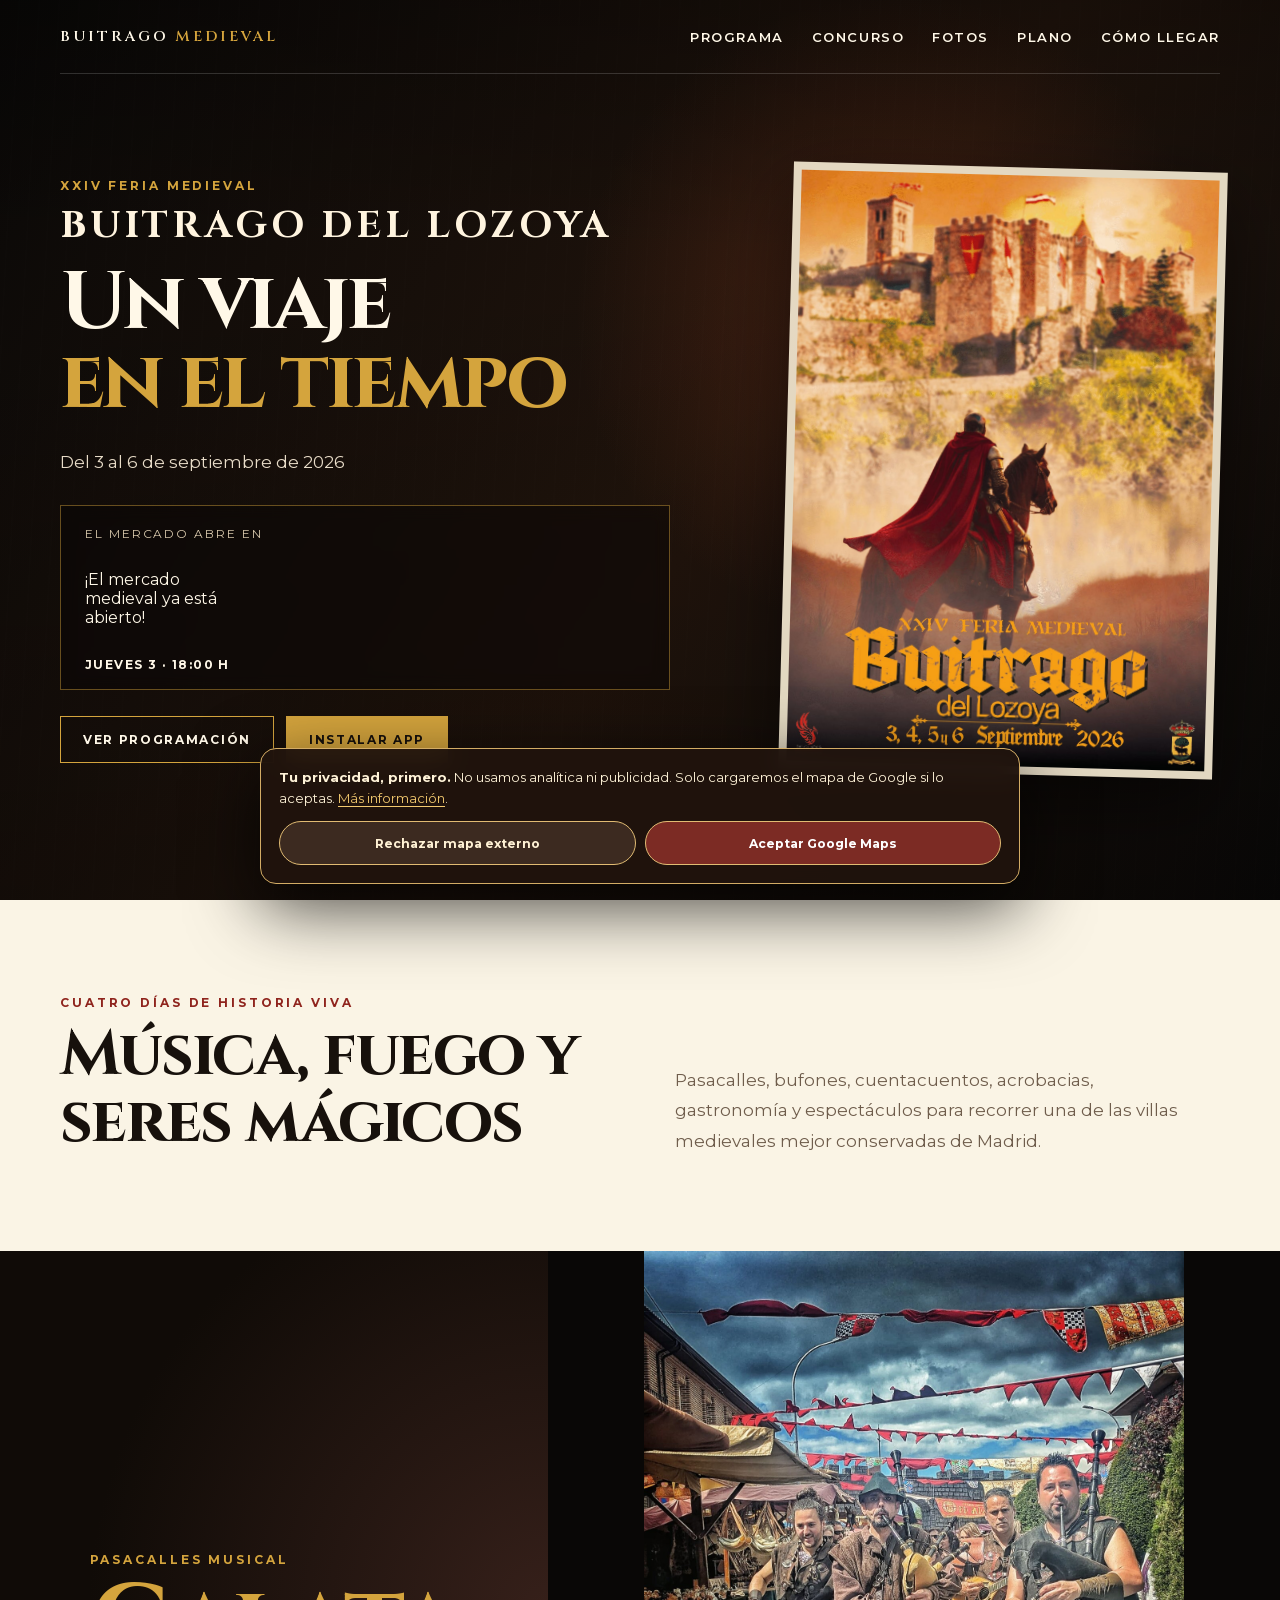
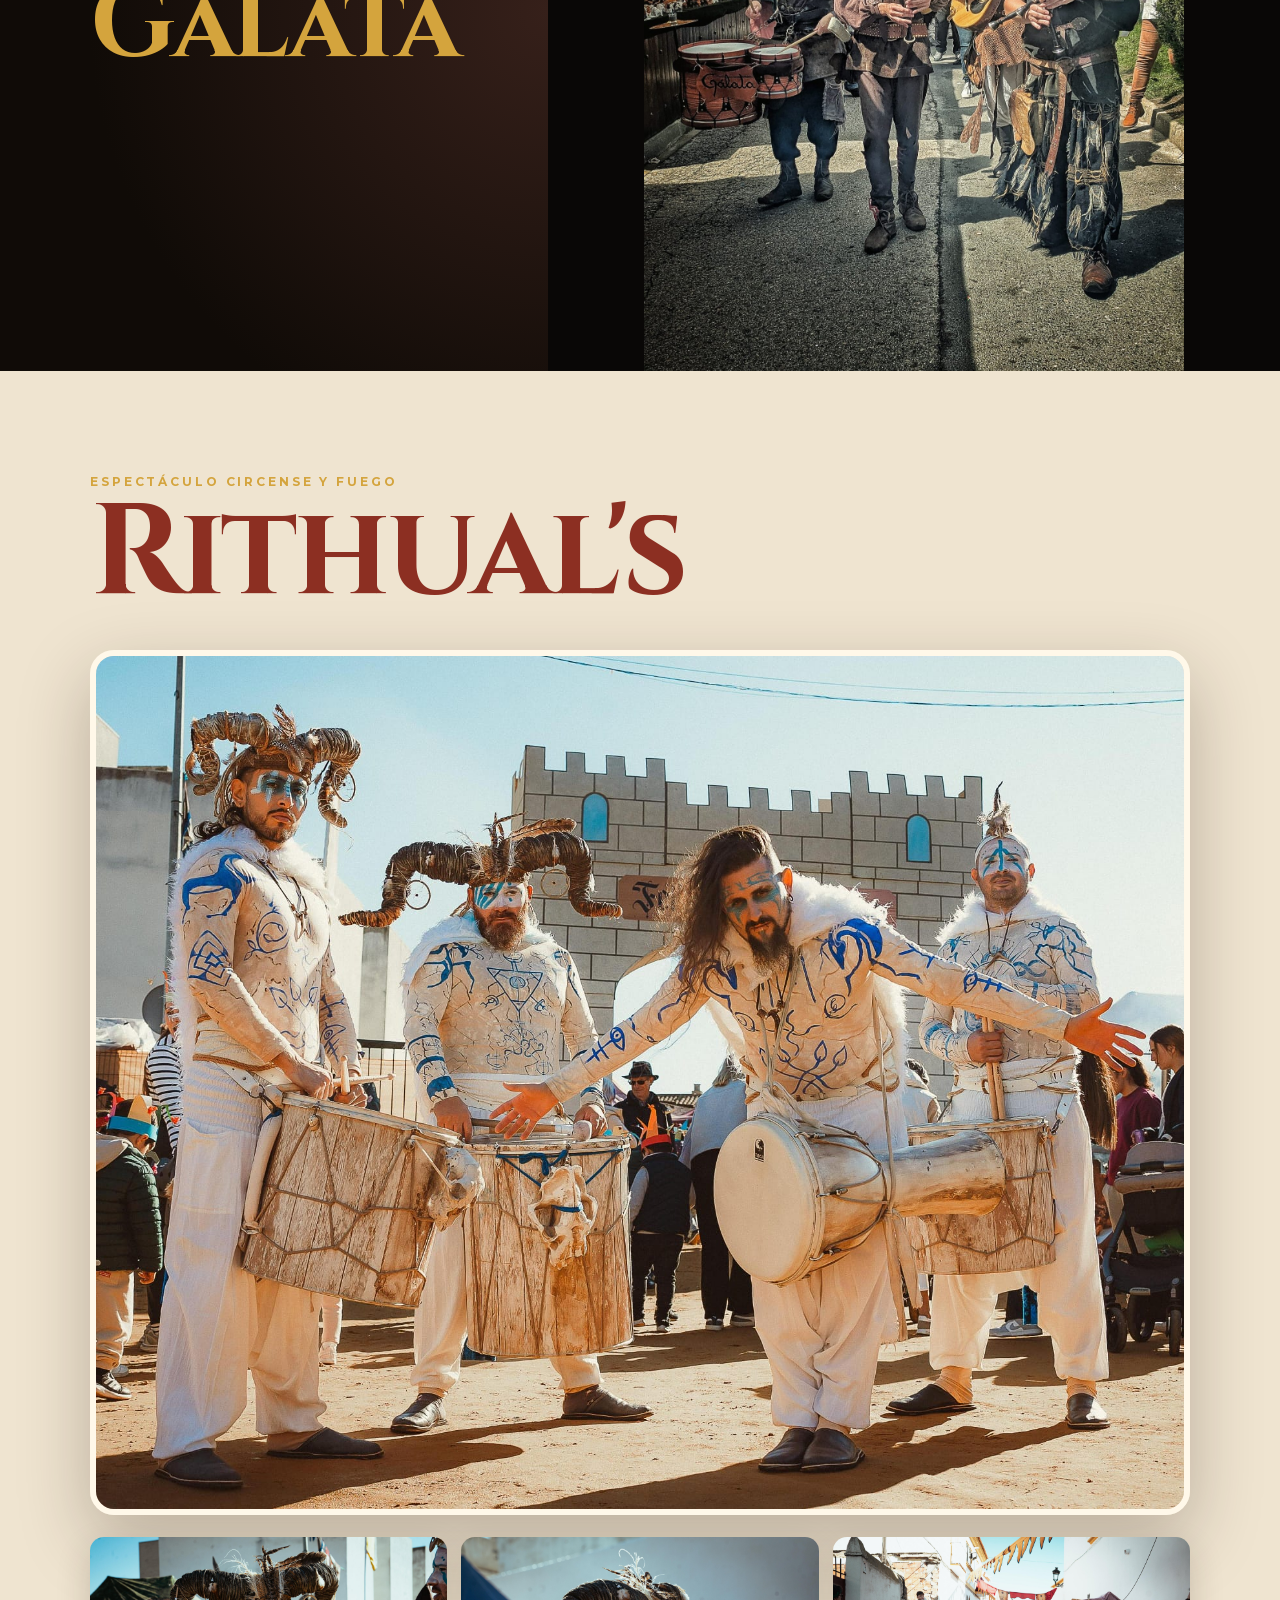
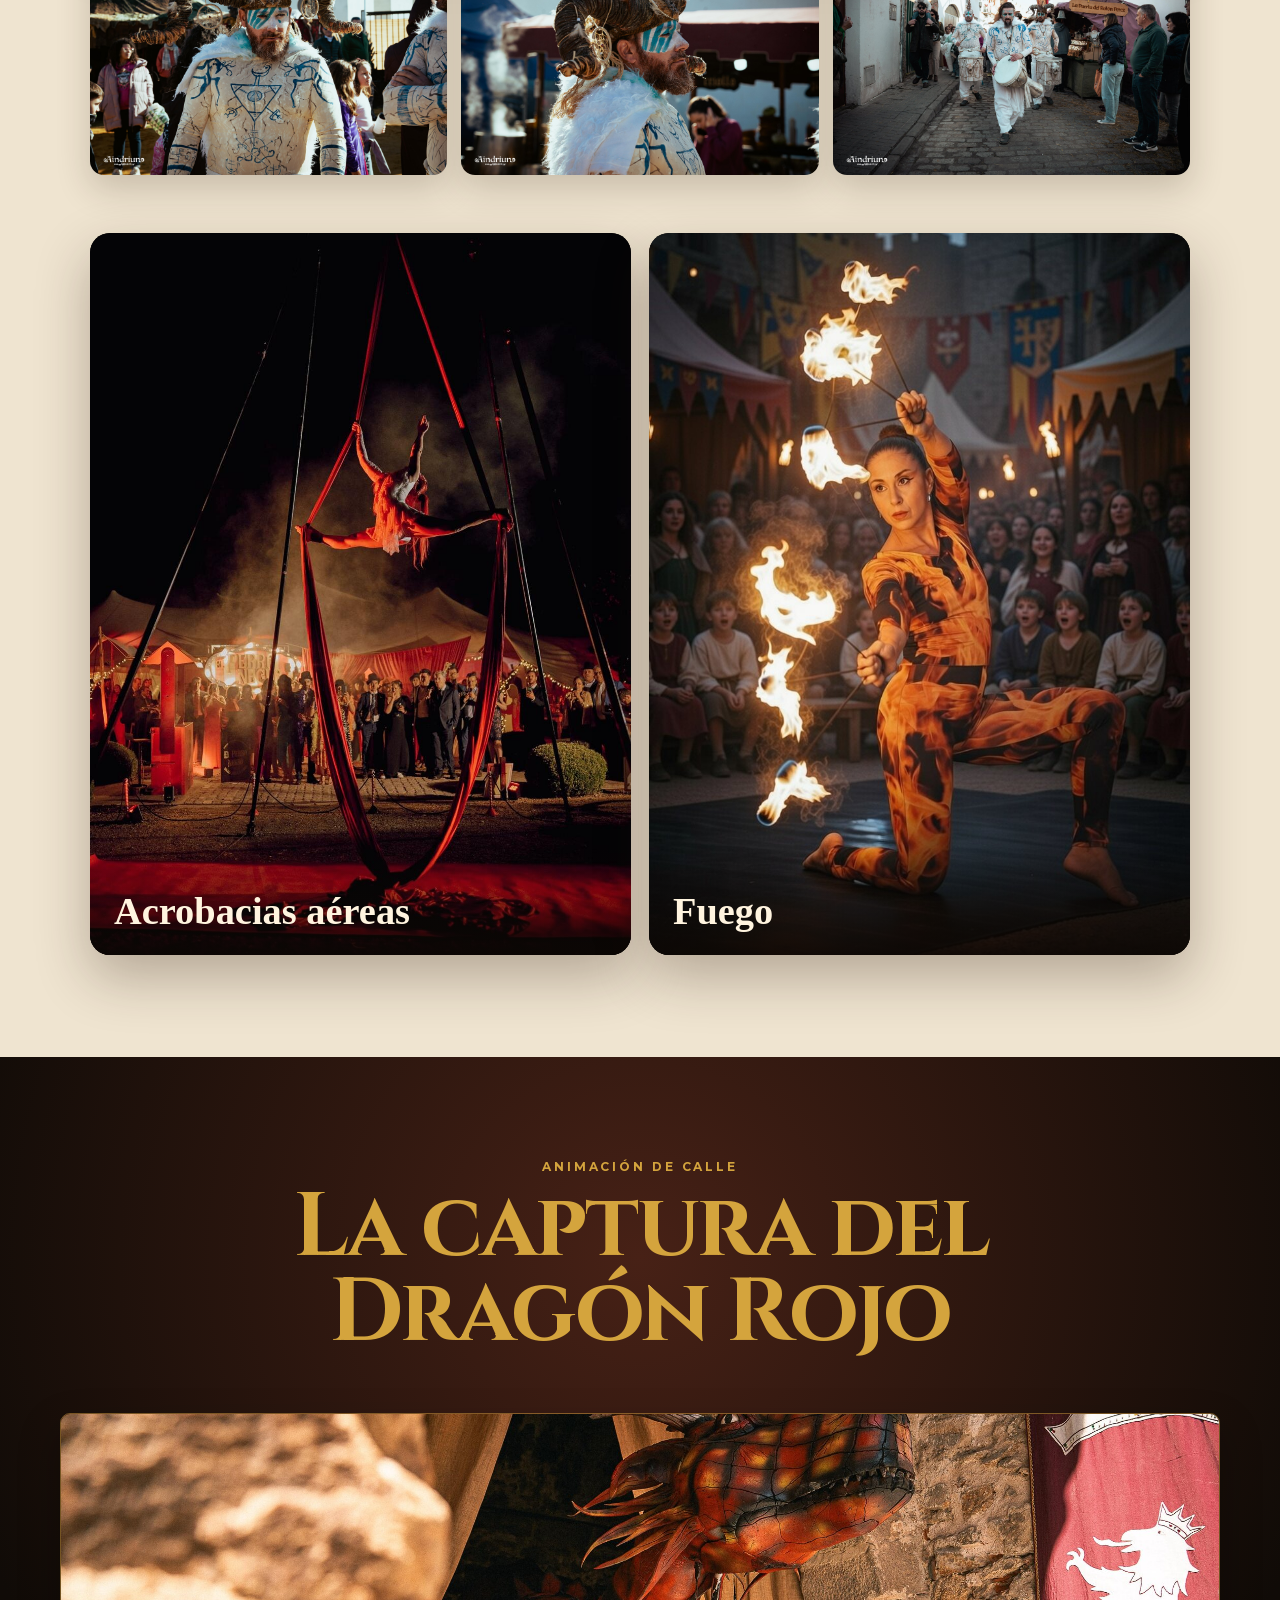
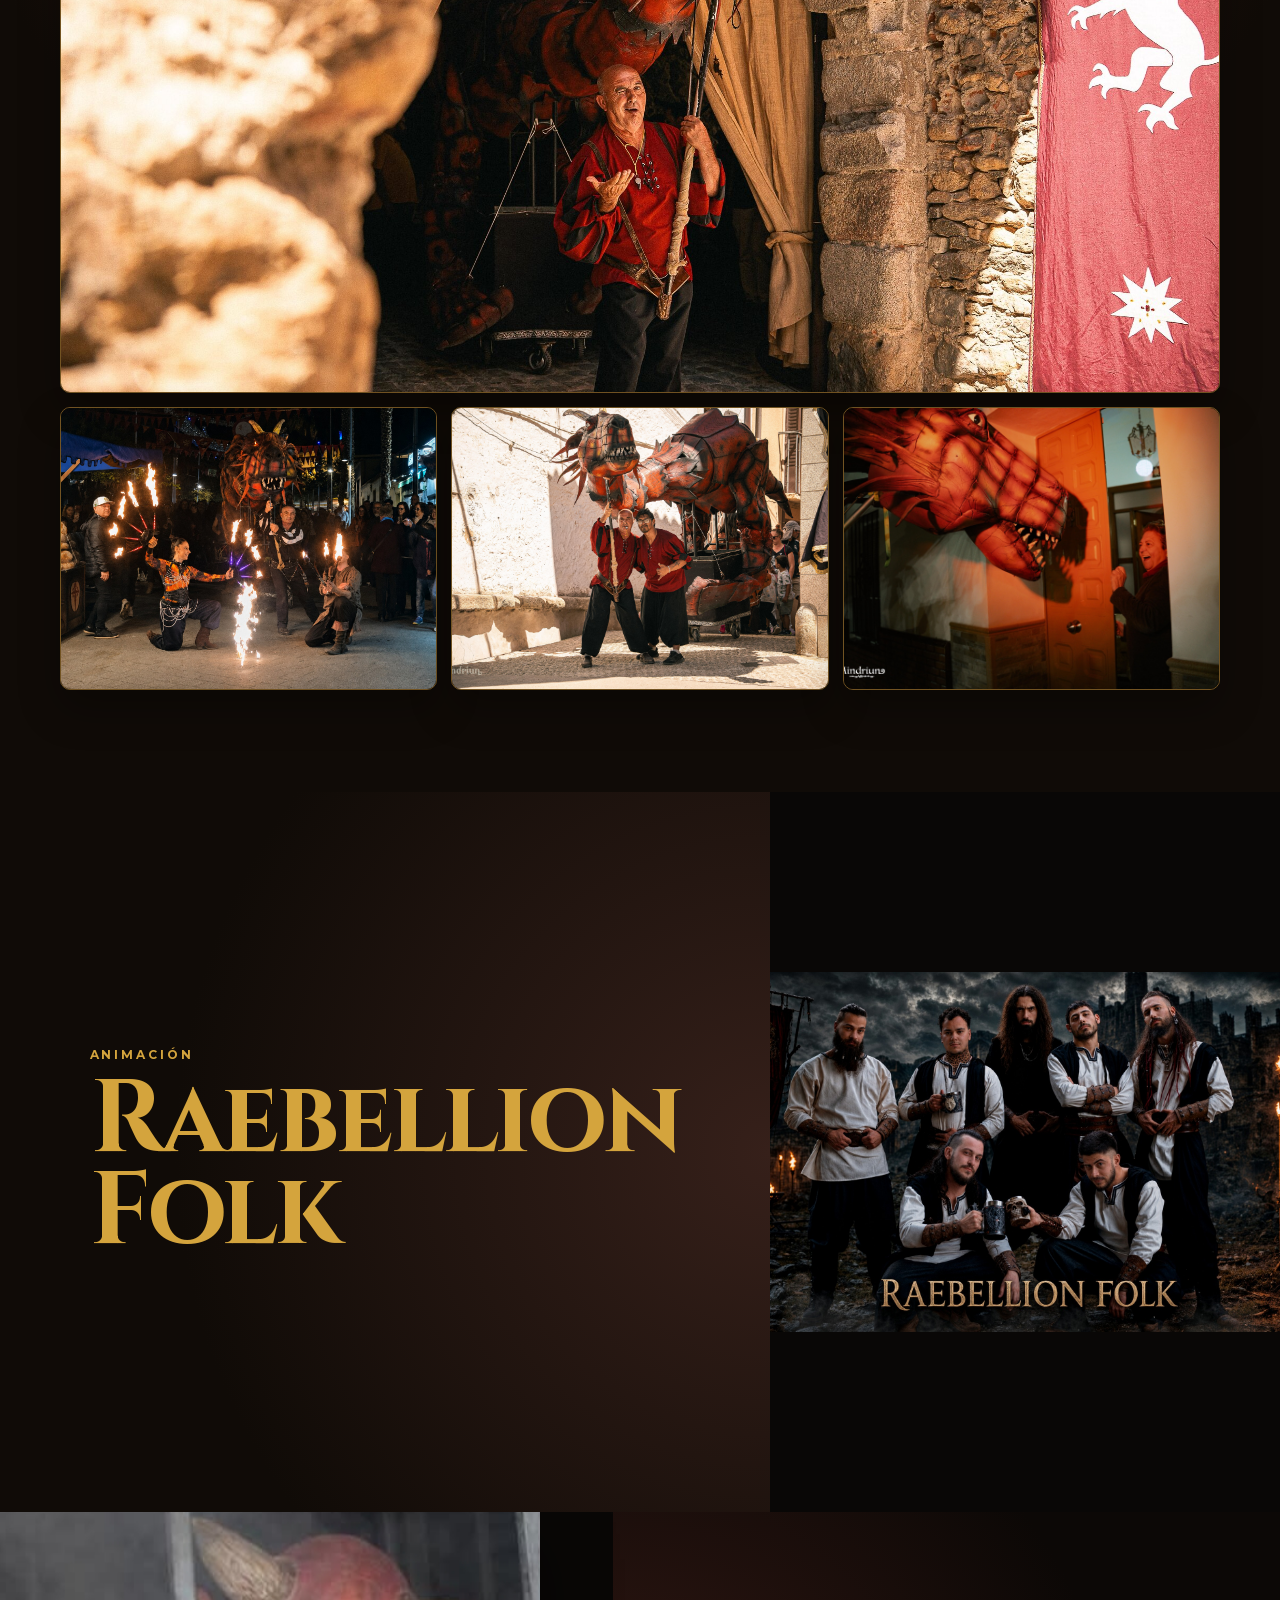
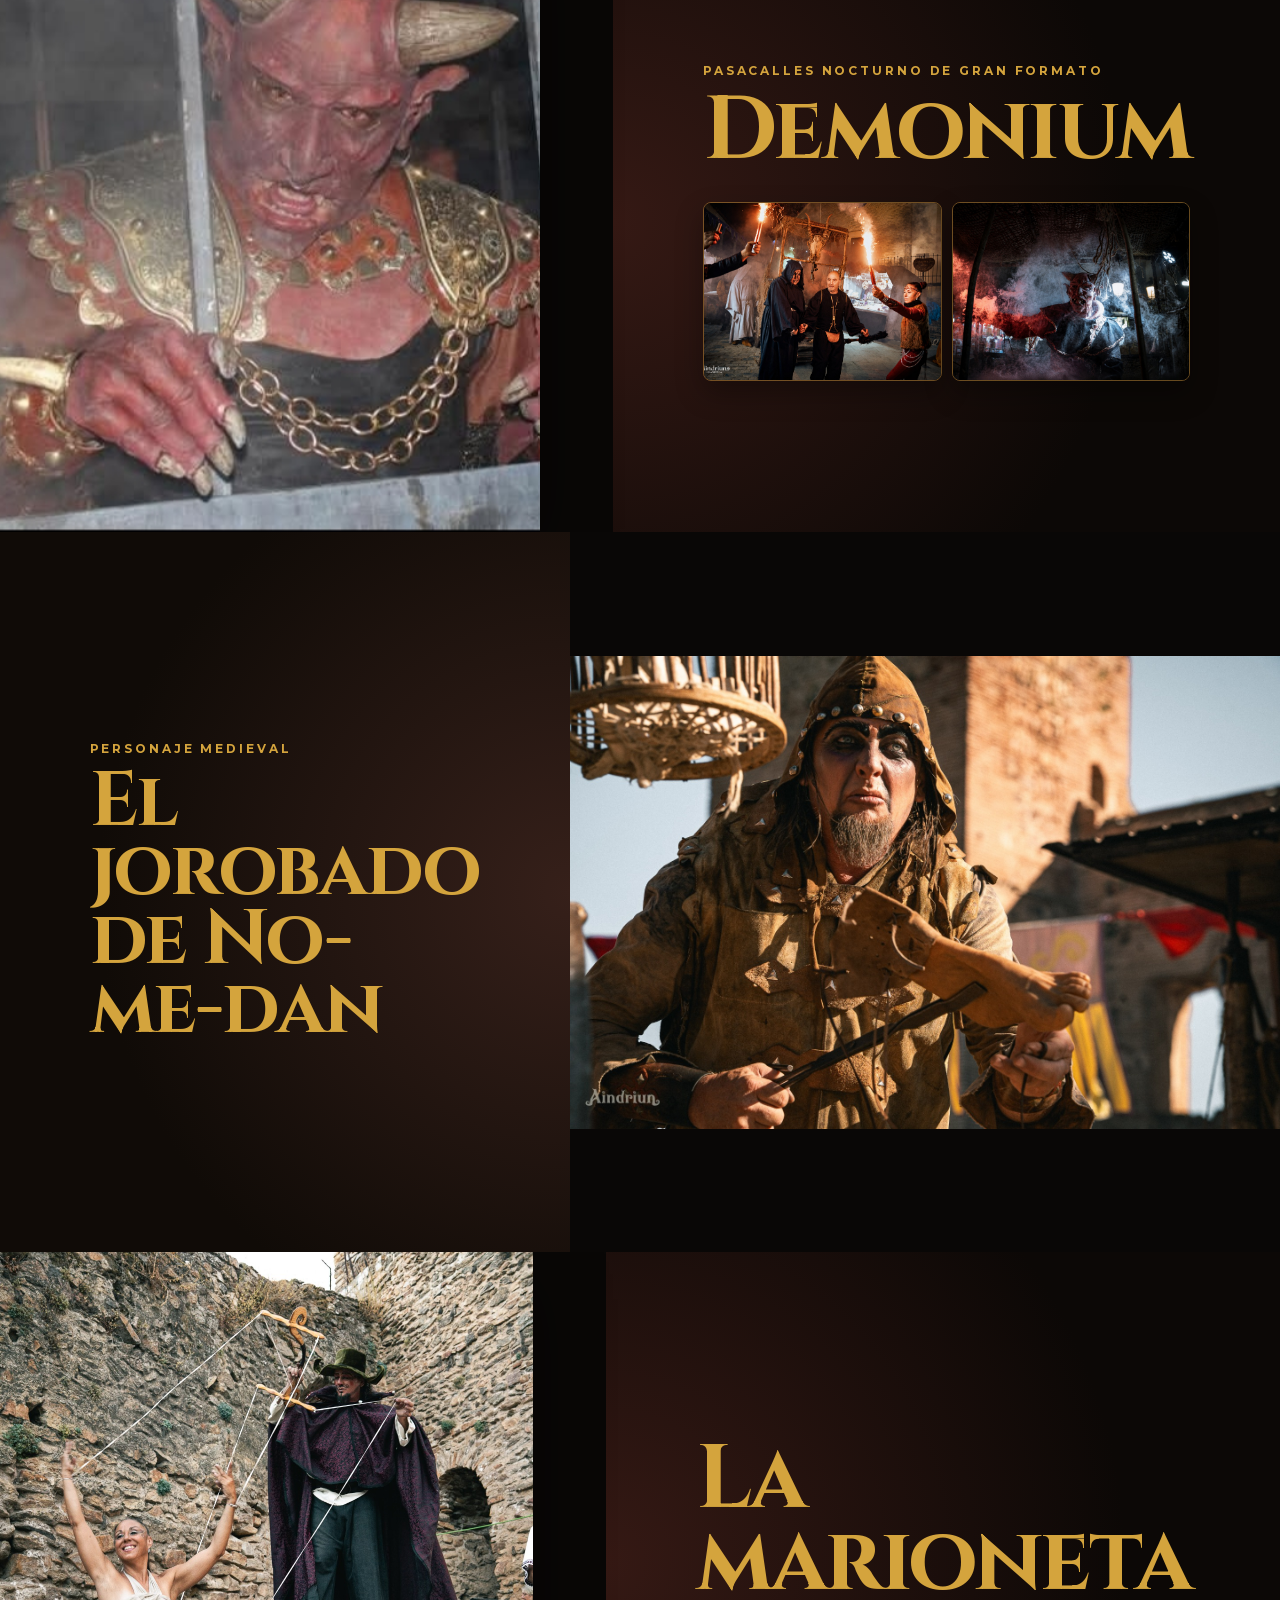
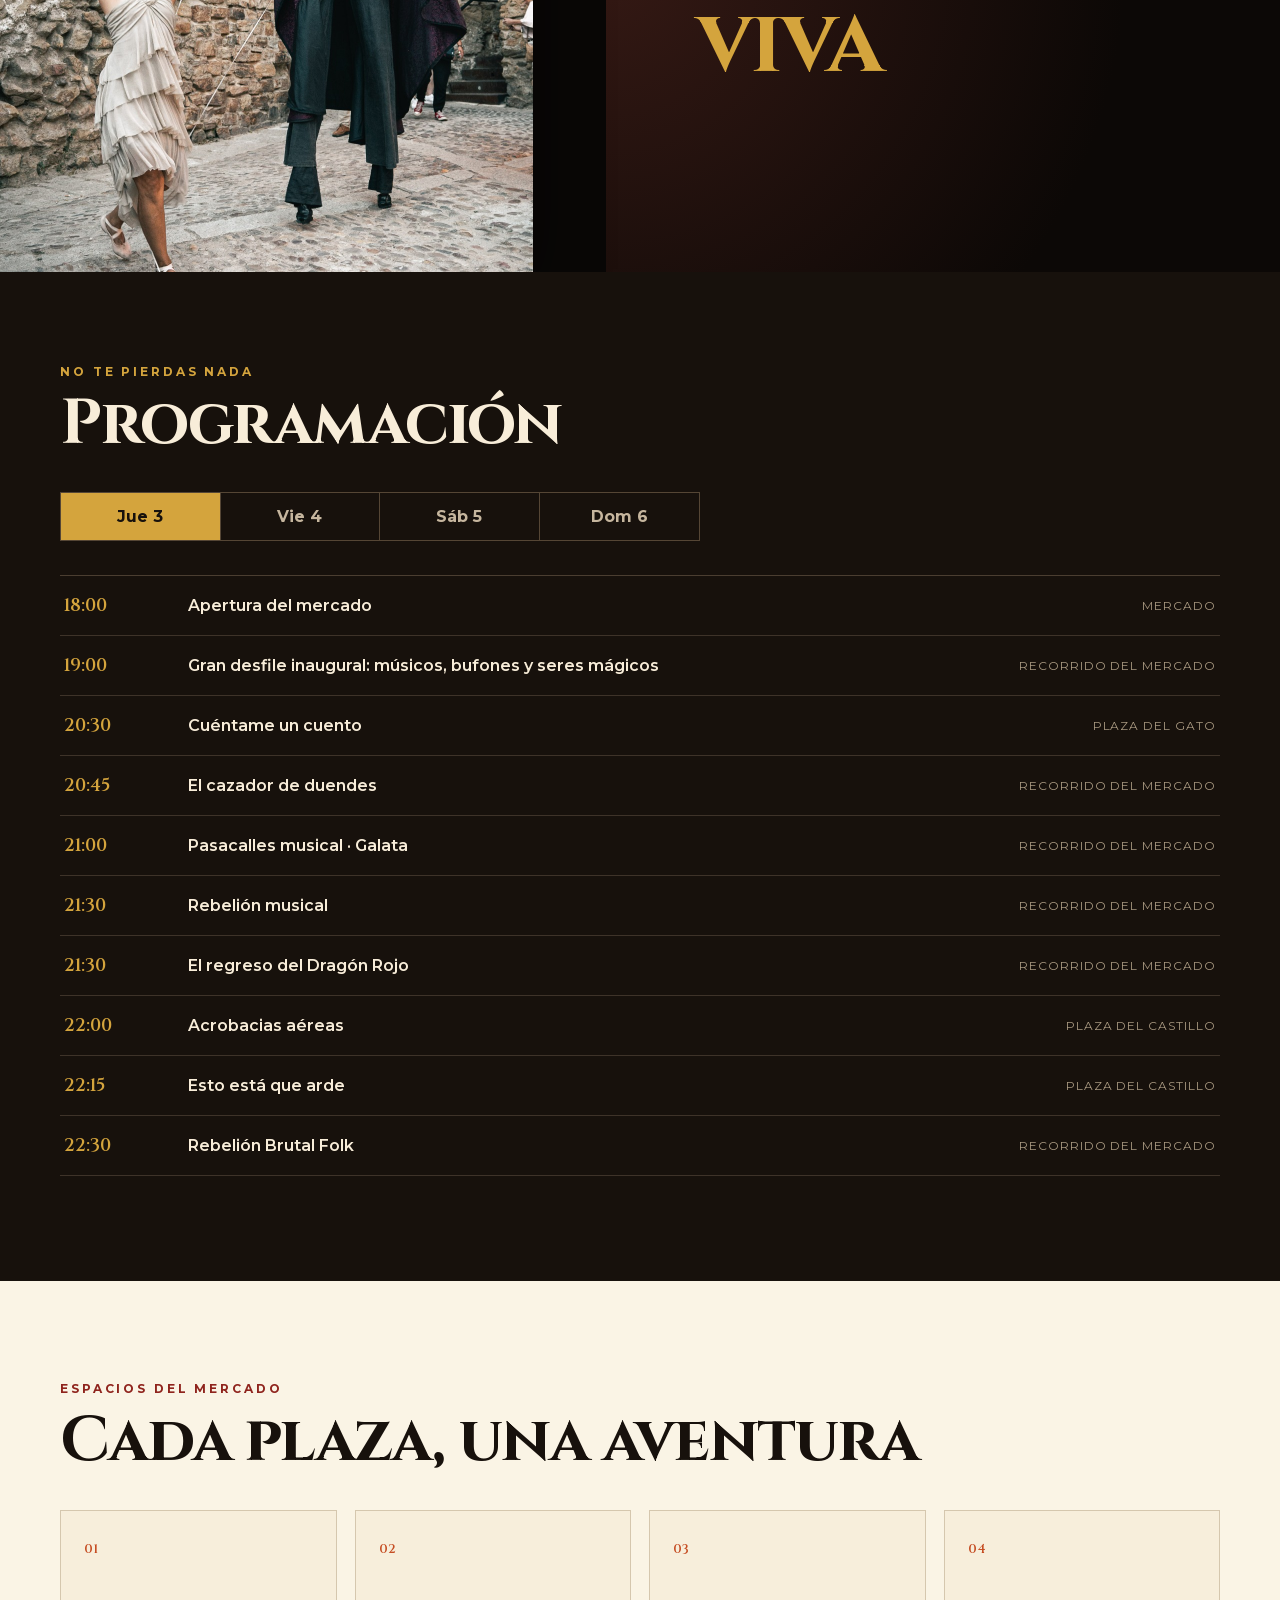
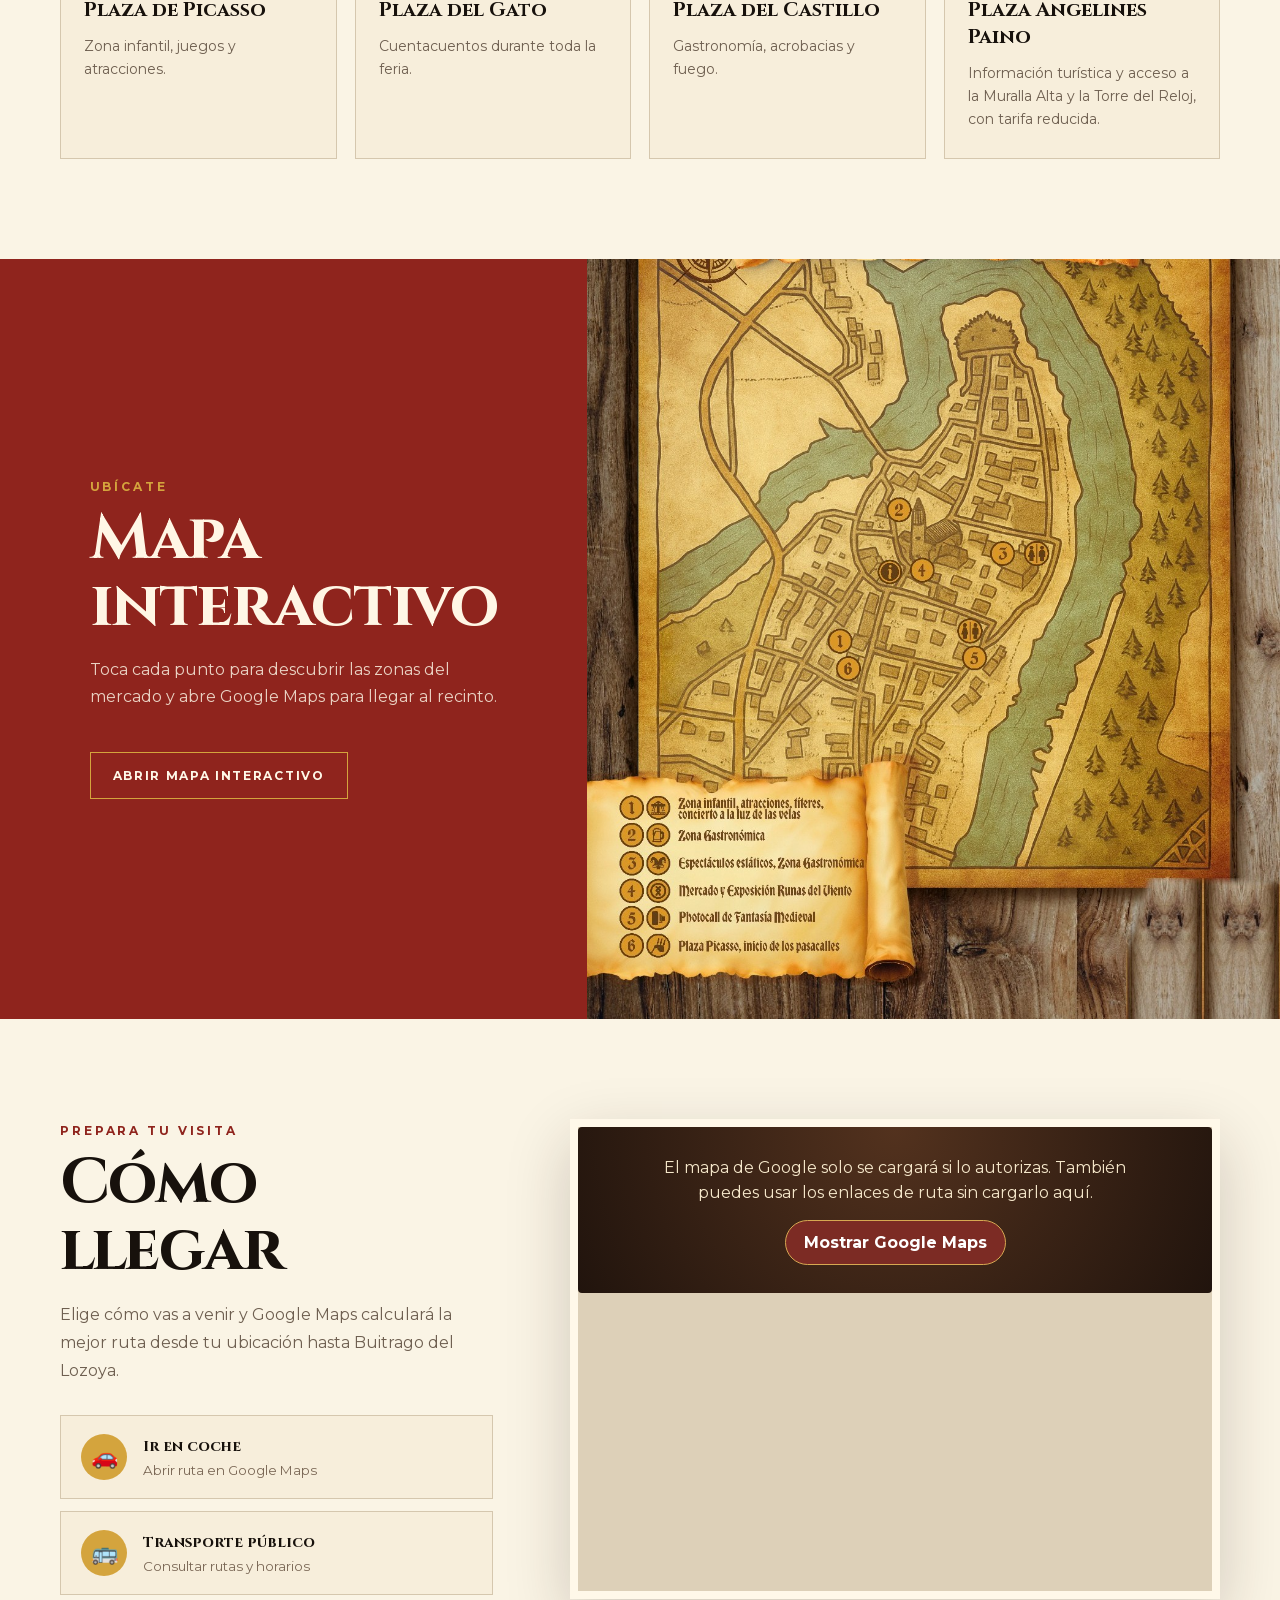
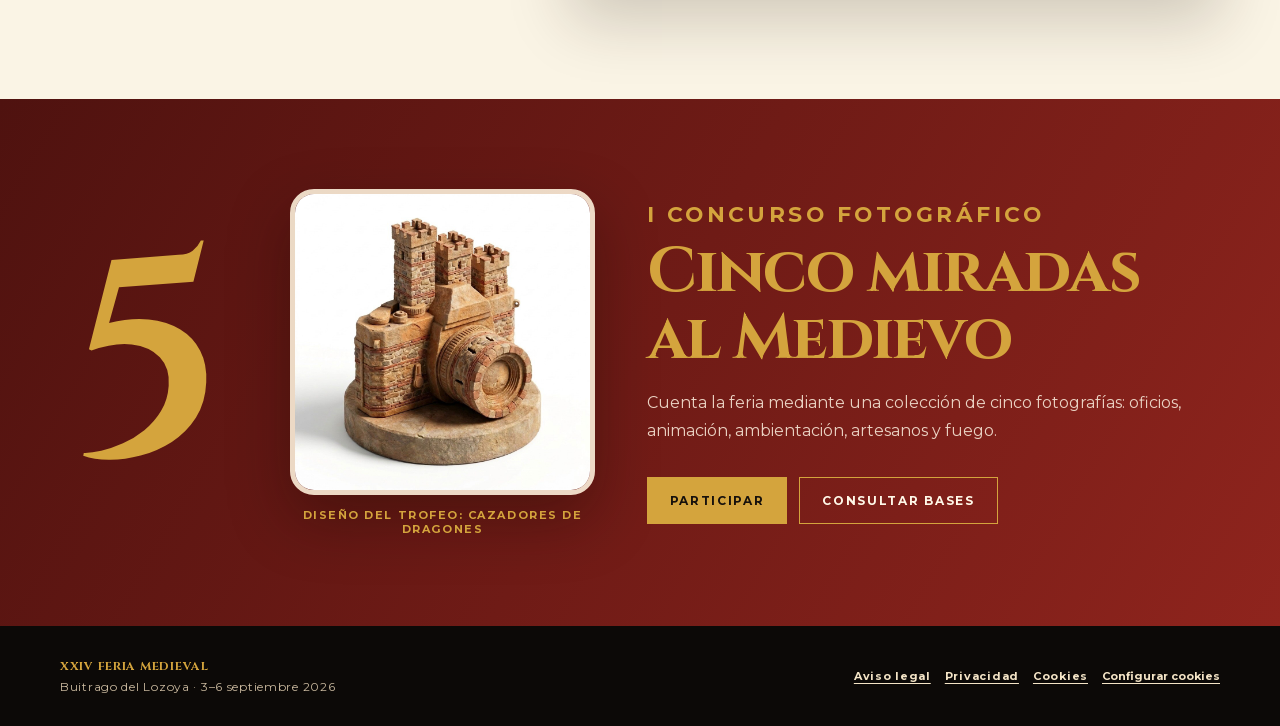
<file: index.html>
<!doctype html>
<html lang="es">
<head>
  <meta charset="utf-8">
  <meta name="viewport" content="width=device-width, initial-scale=1">
  <meta name="theme-color" content="#17110c">
  <meta name="description" content="Cuenta atrás y programación de la XXIV Feria Medieval de Buitrago del Lozoya, del 3 al 6 de septiembre de 2026.">
  <title>XXIV Feria Medieval · Buitrago del Lozoya</title>
  <link rel="manifest" href="manifest.webmanifest">
  <link rel="apple-touch-icon" href="assets/icons/icon-192.png">
  <link rel="icon" href="assets/icons/icon-192.png" type="image/png">
  <link rel="stylesheet" href="styles.css">
  <link rel="stylesheet" href="privacy.css">
</head>
<body>
  <header class="hero" id="inicio">
    <div class="hero-shade"></div>
    <nav class="nav wrap" aria-label="Navegación principal">
      <a class="brand" href="#inicio">BUITRAGO <span>MEDIEVAL</span></a>
      <div class="nav-links">
        <a href="#programa">Programa</a>
        <a href="concurso.html">Concurso</a>
        <a href="#demonium">Fotos</a>
        <a href="#plano">Plano</a>
        <a href="#como-llegar">Cómo llegar</a>
      </div>
    </nav>

    <div class="hero-grid wrap">
      <div class="hero-copy">
        <p class="eyebrow">XXIV FERIA MEDIEVAL</p>
        <p class="hero-place">BUITRAGO DEL LOZOYA</p>
        <h1>Un viaje<br><em>en el tiempo</em></h1>
        <p class="lead">Del 3 al 6 de septiembre de 2026</p>

        <section class="countdown-panel" aria-label="Cuenta atrás para la apertura">
          <p class="countdown-title">El mercado abre en</p>
          <div class="countdown" id="countdown" aria-live="polite">
            <div><strong id="days">--</strong><span>Días</span></div>
            <div><strong id="hours">--</strong><span>Horas</span></div>
            <div><strong id="minutes">--</strong><span>Minutos</span></div>
            <div><strong id="seconds">--</strong><span>Segundos</span></div>
          </div>
          <p class="opening">Jueves 3 · 18:00 h</p>
        </section>

        <div class="hero-actions">
          <a class="button" href="#programa">Ver programación</a>
          <button class="button install-app" id="install-app" type="button">Instalar app</button>
        </div>
      </div>

      <figure class="poster-frame">
        <img src="assets/cartel.jpg" alt="Cartel de la XXIV Feria Medieval de Buitrago del Lozoya">
      </figure>
    </div>
  </header>

  <main>
    <section class="intro wrap" aria-labelledby="intro-title">
      <div>
        <p class="eyebrow dark">CUATRO DÍAS DE HISTORIA VIVA</p>
        <h2 id="intro-title">Música, fuego y seres mágicos</h2>
      </div>
      <p>Pasacalles, bufones, cuentacuentos, acrobacias, gastronomía y espectáculos para recorrer una de las villas medievales mejor conservadas de Madrid.</p>
    </section>

    <section class="galata-show" id="galata" aria-labelledby="galata-title">
      <div class="galata-copy">
        <p class="eyebrow">PASACALLES MUSICAL</p>
        <h2 id="galata-title">Galata</h2>
      </div>
      <figure class="galata-photo">
        <img src="assets/galata-pasacalles.jpg" alt="Músicos de Galata recorriendo el mercado medieval con gaitas, guitarra y percusión">
      </figure>
    </section>

    <section class="rithuals-show" id="rithuals" aria-labelledby="rithuals-title">
      <div class="rithuals-head">
        <p class="eyebrow">ESPECTÁCULO CIRCENSE Y FUEGO</p>
        <h2 id="rithuals-title">Rithual's</h2>
      </div>
      <figure class="rithuals-solo">
        <img src="assets/animacion-blanca-sola.jpg" alt="Rithual's con personajes fantásticos vestidos de blanco">
      </figure>
      <div class="rithuals-gallery" aria-label="Galería de Rithual's">
        <img src="assets/rithuals-01.jpg" alt="Personajes blancos de Rithual's durante el espectáculo">
        <img src="assets/rithuals-02.jpg" alt="Personaje fantástico de Rithual's entre el público">
        <img src="assets/rithuals-03.jpg" alt="Animación de calle de Rithual's">
      </div>
      <div class="rithuals-feature" aria-label="Acrobacias aéreas y fuego">
        <figure>
          <img src="assets/rithuals-05-telas.jpg" alt="Acrobacias aéreas en telas rojas">
          <figcaption>Acrobacias aéreas</figcaption>
        </figure>
        <figure>
          <img src="assets/rithuals-04-fuego.jpg" alt="Artista circense realizando un espectáculo de fuego">
          <figcaption>Fuego</figcaption>
        </figure>
      </div>
    </section>

    <section class="capture-show" id="captura-dragon" aria-labelledby="captura-title">
      <div class="capture-head wrap">
        <p class="eyebrow">ANIMACIÓN DE CALLE</p>
        <h2 id="captura-title">La captura del Dragón Rojo</h2>
      </div>
      <div class="capture-gallery wrap" aria-label="Galería de La captura del Dragón Rojo">
        <img src="assets/captura-dragon-destacada.jpg" alt="El Dragón Rojo aparece por una puerta medieval">
        <img src="assets/captura-dragon-fuego.jpg" alt="El Dragón Rojo acompañado por artistas de fuego durante el pasacalles nocturno">
        <img src="assets/animacion-captura-dragon-rojo-01.jpg" alt="El Dragón Rojo recorre las calles acompañado por sus cuidadores">
        <img src="assets/captura-dragon-escamas.jpg" alt="Detalle de las escamas rojas y naranjas del Dragón Rojo">
      </div>
    </section>

    <section class="galata-show" id="raebellion-folk" aria-labelledby="raebellion-title">
      <div class="galata-copy">
        <p class="eyebrow">ANIMACIÓN</p>
        <h2 id="raebellion-title">Raebellion Folk</h2>
      </div>
      <figure class="galata-photo">
        <img src="assets/raebellion-folk.jpg" alt="Integrantes de Raebellion Folk ante un castillo medieval">
      </figure>
    </section>

    <section class="feature-show" id="demonium" aria-labelledby="demonium-title">
      <div class="feature-photos">
        <figure class="feature-photo feature-photo-main">
          <img src="assets/il-diabole-01.jpg" alt="Personaje del pasacalles nocturno Demonium">
        </figure>
      </div>
      <div class="feature-copy">
        <p class="eyebrow">PASACALLES NOCTURNO DE GRAN FORMATO</p>
        <h2 id="demonium-title">Demonium</h2>
        <div class="feature-thumbs" aria-label="Galería de Demonium">
          <img src="assets/il-diabole-03.jpg" alt="Personajes de Demonium durante el pasacalles nocturno">
          <img src="assets/il-diabole-05.jpg" alt="Personaje de gran formato de Demonium entre el humo">
        </div>
      </div>
    </section>

    <section class="galata-show hunchback-show" id="jorobado-no-me-dan" aria-labelledby="hunchback-title">
      <div class="galata-copy">
        <p class="eyebrow">PERSONAJE MEDIEVAL</p>
        <h2 id="hunchback-title">El jorobado de No-me-dan</h2>
      </div>
      <figure class="galata-photo">
        <img src="assets/jorobado-no-me-dan.jpg" alt="Personaje medieval encapuchado tocando un instrumento de cuerda ante una torre">
      </figure>
    </section>

    <section class="feature-show puppet-show" id="marioneta-viva" aria-labelledby="puppet-title">
      <div class="feature-photos">
        <figure class="feature-photo feature-photo-main">
          <img src="assets/marioneta-viva.jpg" alt="Artista sobre zancos mueve los hilos de una bailarina entre murallas medievales">
        </figure>
      </div>
      <div class="feature-copy">
        <h2 id="puppet-title">La marioneta viva</h2>
      </div>
    </section>

    <section class="schedule-section" id="programa" aria-labelledby="program-title">
      <div class="wrap">
        <div class="section-head">
          <p class="eyebrow">NO TE PIERDAS NADA</p>
          <h2 id="program-title">Programación</h2>
        </div>

        <div class="tabs" role="tablist" aria-label="Días de programación">
          <button class="tab active" role="tab" aria-selected="true" data-day="jueves">Jue 3</button>
          <button class="tab" role="tab" aria-selected="false" data-day="viernes">Vie 4</button>
          <button class="tab" role="tab" aria-selected="false" data-day="sabado">Sáb 5</button>
          <button class="tab" role="tab" aria-selected="false" data-day="domingo">Dom 6</button>
        </div>

        <div id="schedule" class="schedule-list"></div>
      </div>
    </section>

    <section class="places wrap" aria-labelledby="places-title">
      <div class="section-head light">
        <p class="eyebrow dark">ESPACIOS DEL MERCADO</p>
        <h2 id="places-title">Cada plaza, una aventura</h2>
      </div>
      <div class="place-grid">
        <article><span>01</span><h3>Plaza de Picasso</h3><p>Zona infantil, juegos y atracciones.</p></article>
        <article><span>02</span><h3>Plaza del Gato</h3><p>Cuentacuentos durante toda la feria.</p></article>
        <article><span>03</span><h3>Plaza del Castillo</h3><p>Gastronomía, acrobacias y fuego.</p></article>
        <article><span>04</span><h3>Plaza Angelines Paino</h3><p>Información turística y acceso a la Muralla Alta y la Torre del Reloj, con tarifa reducida.</p></article>
      </div>
    </section>

    <section class="map-section" id="plano" aria-labelledby="map-title">
      <div class="map-copy">
        <p class="eyebrow">UBÍCATE</p>
        <h2 id="map-title">Mapa interactivo</h2>
        <p>Toca cada punto para descubrir las zonas del mercado y abre Google Maps para llegar al recinto.</p>
        <a class="button map-button" href="mapa_interactivo_buitrago.html">Abrir mapa interactivo</a>
      </div>
      <a class="map-image" href="mapa_interactivo_buitrago.html" aria-label="Abrir el mapa interactivo del mercado">
        <img src="assets/mapa-interactivo.jpg" alt="Mapa interactivo del mercado medieval de Buitrago del Lozoya">
      </a>
    </section>

    <section class="directions-section" id="como-llegar" aria-labelledby="directions-title">
      <div class="wrap directions-grid">
        <div class="directions-copy">
          <p class="eyebrow dark">PREPARA TU VISITA</p>
          <h2 id="directions-title">Cómo llegar</h2>
          <p>Elige cómo vas a venir y Google Maps calculará la mejor ruta desde tu ubicación hasta Buitrago del Lozoya.</p>
          <div class="route-links">
            <a class="route-card" href="https://www.google.com/maps/dir/?api=1&amp;destination=Buitrago+del+Lozoya%2C+Madrid&amp;travelmode=driving" target="_blank" rel="noopener">
              <span class="route-icon" aria-hidden="true">🚗</span>
              <span><strong>Ir en coche</strong><small>Abrir ruta en Google Maps</small></span>
            </a>
            <a class="route-card" href="https://www.google.com/maps/dir/?api=1&amp;destination=Buitrago+del+Lozoya%2C+Madrid&amp;travelmode=transit" target="_blank" rel="noopener">
              <span class="route-icon" aria-hidden="true">🚌</span>
              <span><strong>Transporte público</strong><small>Consultar rutas y horarios</small></span>
            </a>
          </div>
        </div>
        <div class="google-map">
          <div class="map-consent" data-map-placeholder>
            <div>
              <p>El mapa de Google solo se cargará si lo autorizas. También puedes usar los enlaces de ruta sin cargarlo aquí.</p>
              <button type="button" data-map-accept>Mostrar Google Maps</button>
            </div>
          </div>
          <iframe title="Mapa de Buitrago del Lozoya en Google Maps" data-map-src="https://www.google.com/maps?q=Buitrago+del+Lozoya%2C+Madrid&amp;output=embed" loading="lazy" referrerpolicy="no-referrer-when-downgrade" allowfullscreen hidden></iframe>
        </div>
      </div>
    </section>

    <section class="contest-teaser" id="concurso" aria-labelledby="contest-title">
      <div class="wrap contest-teaser-grid">
        <div class="contest-number" aria-hidden="true">5</div>
        <figure class="contest-trophy">
          <img src="assets/trofeo-concurso.jpg" alt="Trofeo del I Concurso Fotográfico Cinco miradas al Medievo">
          <figcaption>Diseño del trofeo: Cazadores de Dragones</figcaption>
        </figure>
        <div class="contest-copy">
          <p class="eyebrow">I CONCURSO FOTOGRÁFICO</p>
          <h2 id="contest-title">Cinco miradas<br>al Medievo</h2>
          <p>Cuenta la feria mediante una colección de cinco fotografías: oficios, animación, ambientación, artesanos y fuego.</p>
          <div class="contest-actions">
            <a class="button contest-primary" href="concurso.html#participa">Participar</a>
            <a class="button" href="concurso.html#bases">Consultar bases</a>
          </div>
        </div>
      </div>
    </section>
  </main>

  <footer>
    <div class="wrap footer-inner">
      <div class="footer-copy">
        <strong>XXIV FERIA MEDIEVAL</strong>
        <span>Buitrago del Lozoya · 3–6 septiembre 2026</span>
      </div>
      <nav class="footer-legal" aria-label="Enlaces legales">
        <a href="legal.html#aviso-legal">Aviso legal</a>
        <a href="legal.html#privacidad">Privacidad</a>
        <a href="legal.html#cookies">Cookies</a>
        <button type="button" data-cookie-settings>Configurar cookies</button>
      </nav>
    </div>
  </footer>

  <dialog class="install-help" id="install-help" aria-labelledby="install-help-title">
    <div class="install-help-card">
      <button class="install-help-close" type="button" aria-label="Cerrar">×</button>
      <img src="assets/icons/icon-192.png" alt="" width="72" height="72">
      <h2 id="install-help-title">Instalar Buitrago Medieval</h2>
      <p class="install-help-ios"><strong>En iPhone:</strong> pulsa Compartir <span aria-hidden="true">□↑</span> y después “Añadir a pantalla de inicio”.</p>
      <p class="install-help-samsung" hidden><strong>Samsung Internet no instala correctamente esta app.</strong> Ábrela en Google Chrome y pulsa de nuevo “Instalar app”.</p>
      <p class="install-help-other"><strong>En tu navegador:</strong> abre el menú y elige “Instalar aplicación” o “Añadir a pantalla de inicio”.</p>
      <a class="button install-help-chrome" href="intent://www.feriamedievalbuitragodelozoya.com/#Intent;scheme=https;package=com.android.chrome;S.browser_fallback_url=https%3A%2F%2Fwww.feriamedievalbuitragodelozoya.com%2F;end" hidden>Abrir en Google Chrome</a>
      <button class="button install-help-ok" type="button">Entendido</button>
    </div>
  </dialog>

  <script src="privacy.js"></script>
  <script src="app.js"></script>
</body>
</html>
</file>
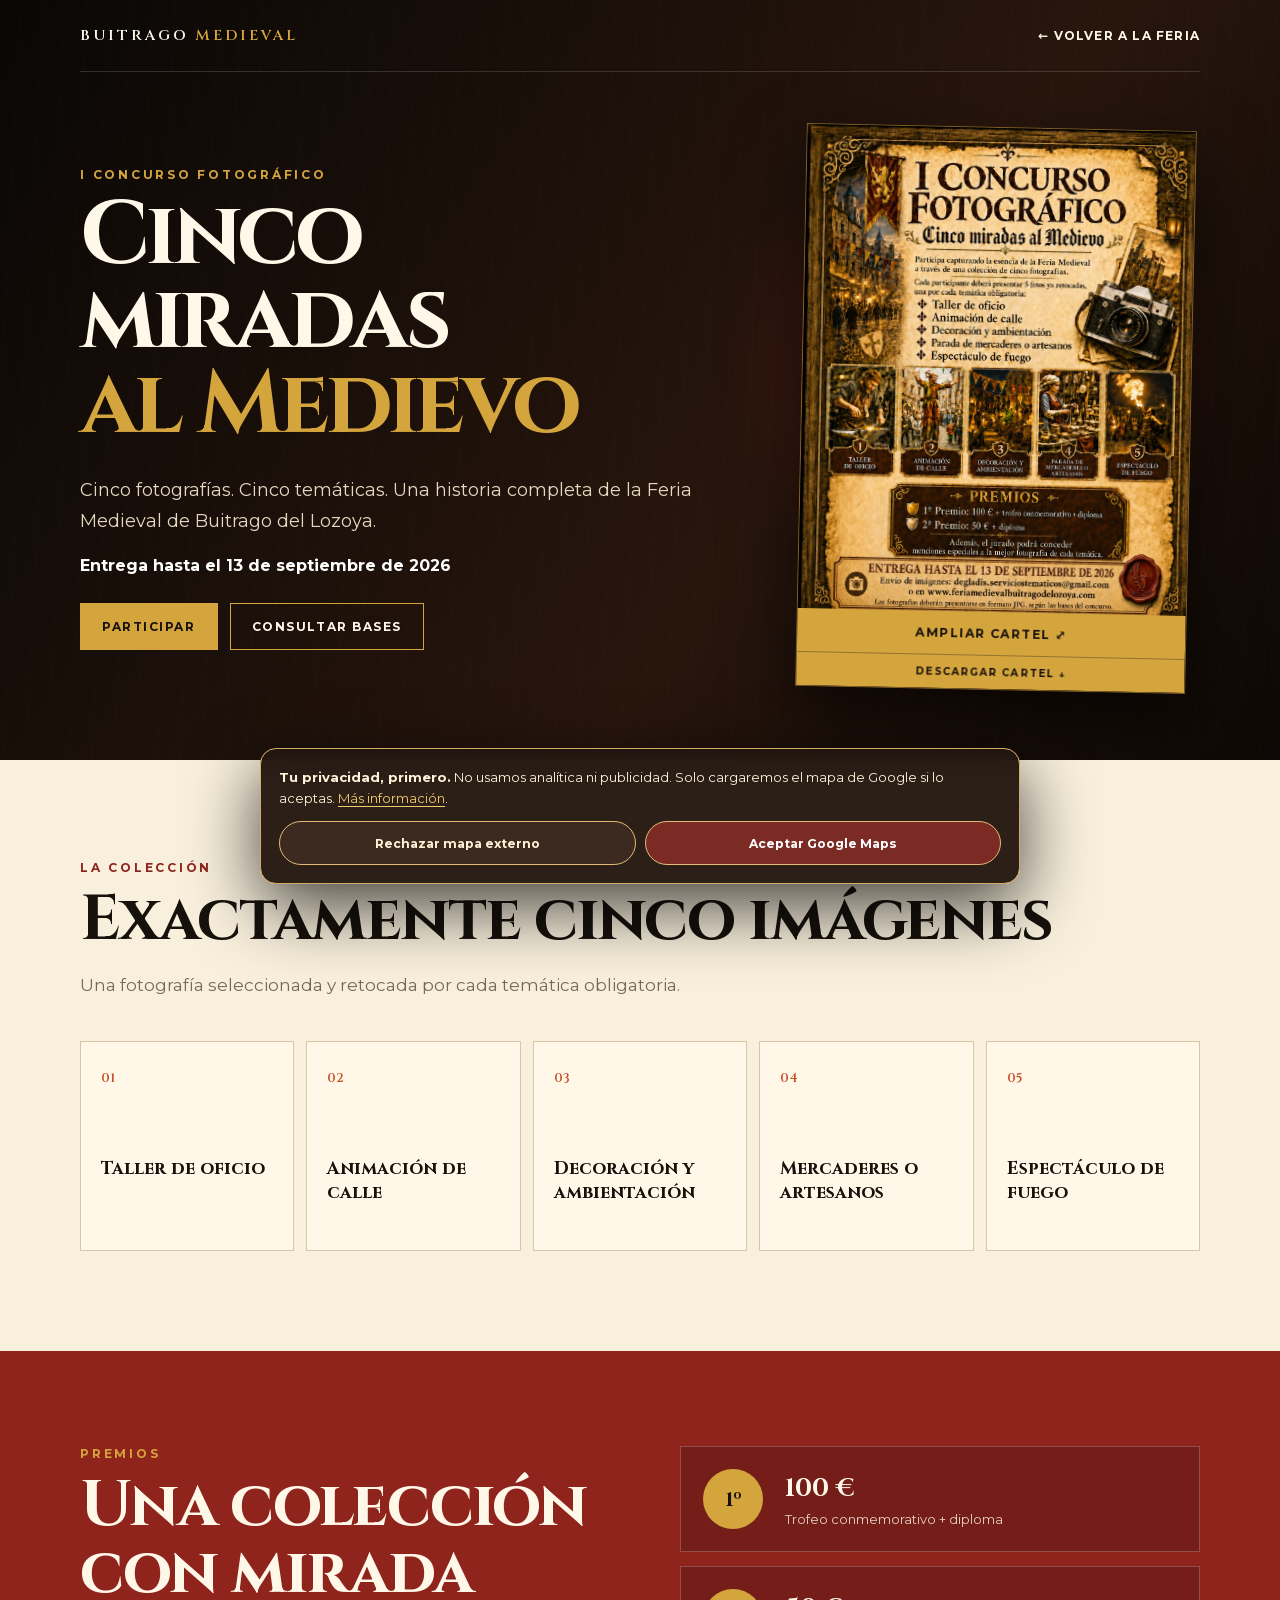
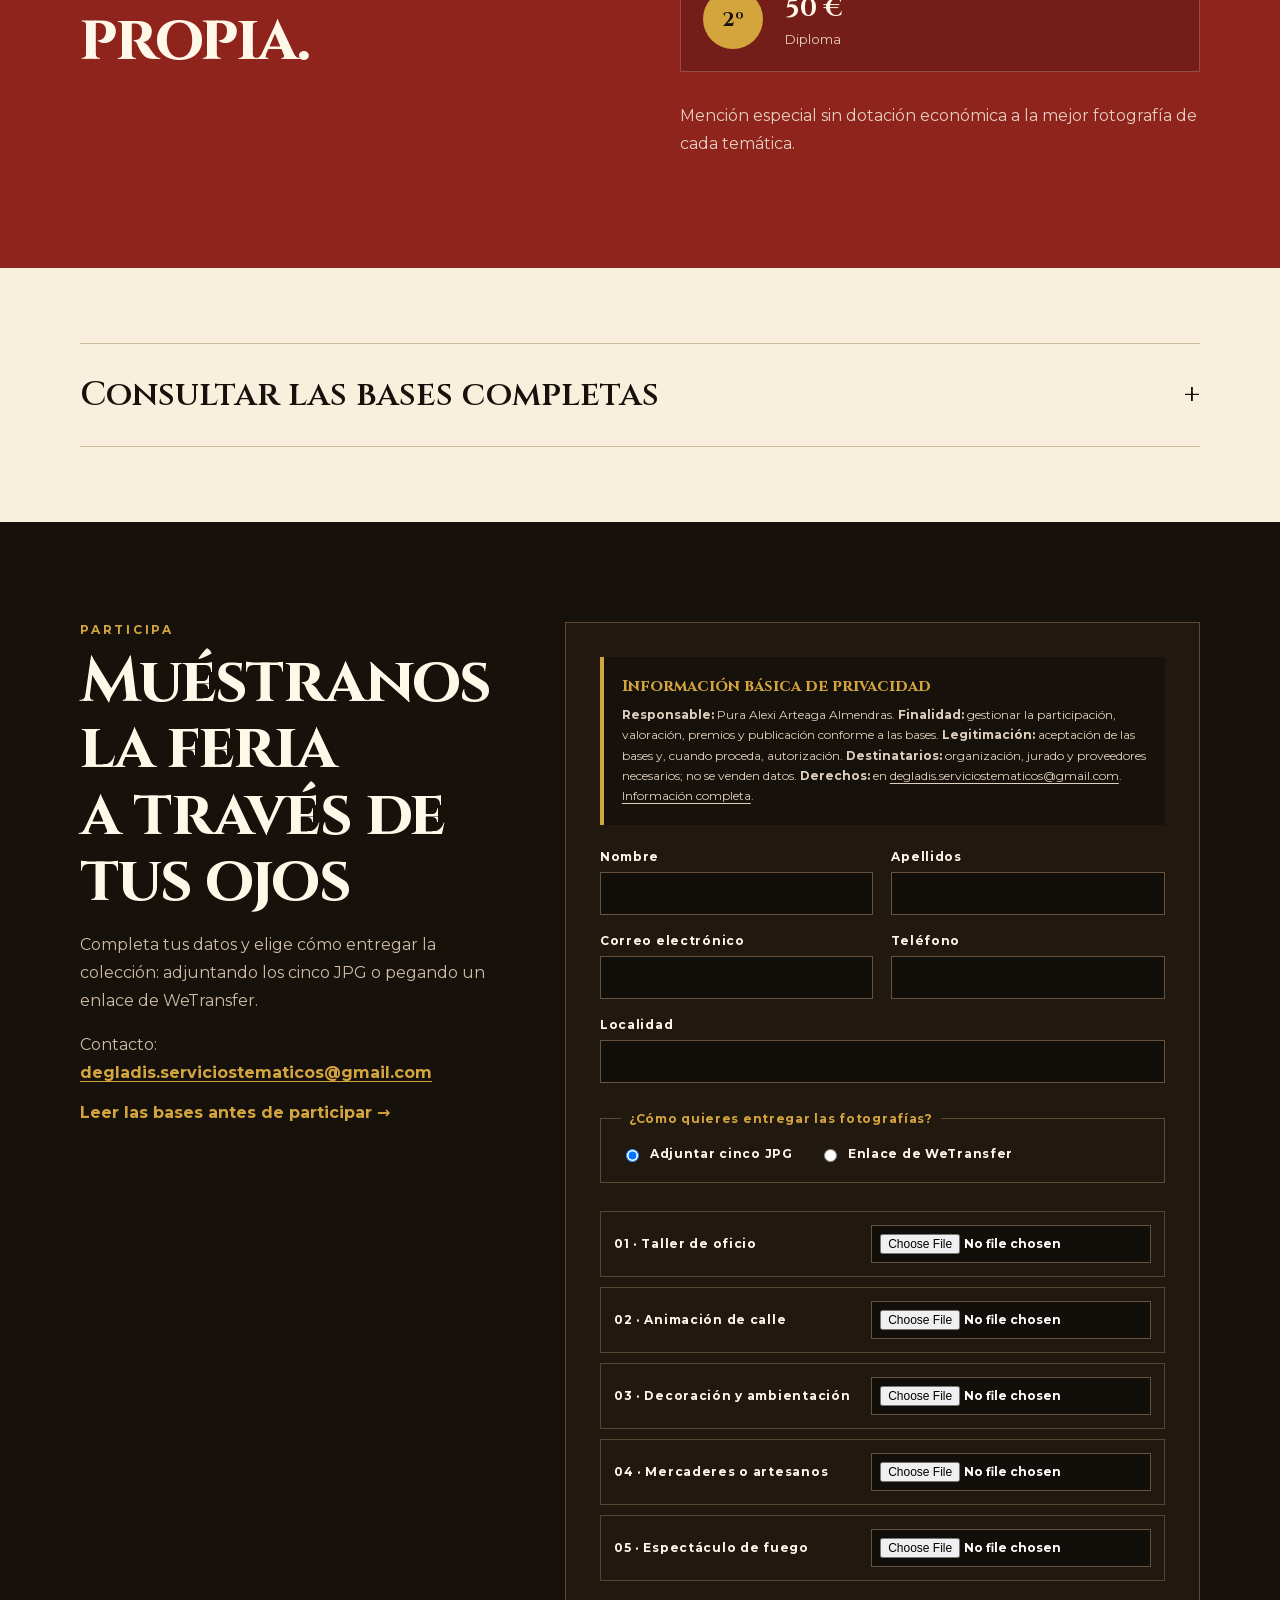
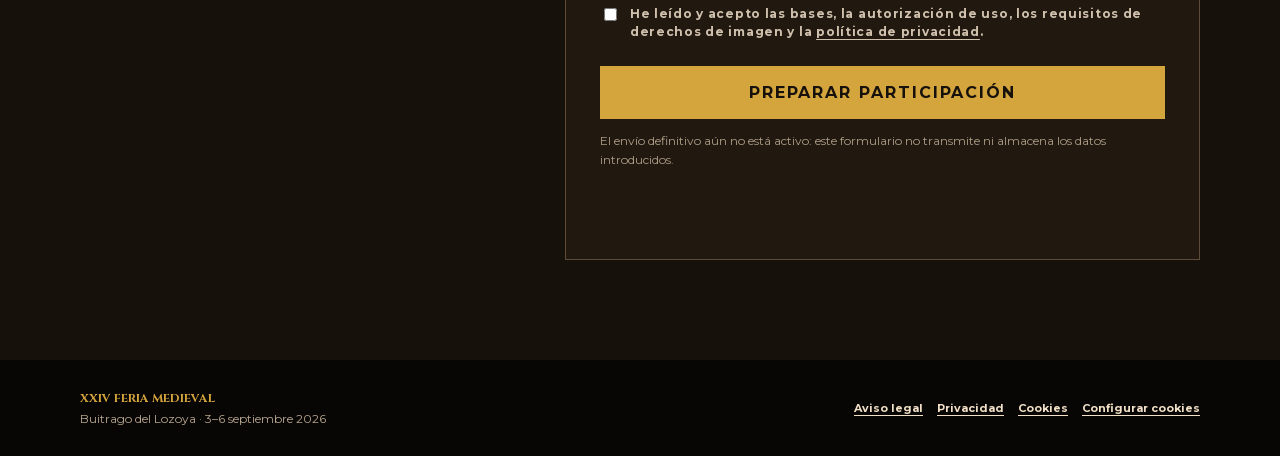
<file: concurso.html>
<!doctype html>
<html lang="es">
<head>
<meta charset="utf-8">
<meta name="viewport" content="width=device-width,initial-scale=1">
<meta name="theme-color" content="#17110c">
<meta name="description" content="I Concurso Fotográfico Cinco miradas al Medievo de la Feria Medieval de Buitrago del Lozoya.">
<title>Cinco miradas al Medievo · Buitrago</title>
<link rel="stylesheet" href="concurso.css?v=20260802-zoom">
<link rel="stylesheet" href="privacy.css">
</head>
<body>
<header class="contest-hero">
  <nav class="topbar wrap" aria-label="Navegación del concurso">
    <a class="brand" href="index.html">BUITRAGO <span>MEDIEVAL</span></a>
    <a class="back" href="index.html">← Volver a la feria</a>
  </nav>
  <div class="hero-content wrap">
    <div>
      <p class="eyebrow">I CONCURSO FOTOGRÁFICO</p>
      <h1>Cinco miradas<br><em>al Medievo</em></h1>
      <p class="hero-text">Cinco fotografías. Cinco temáticas. Una historia completa de la Feria Medieval de Buitrago del Lozoya.</p>
      <p class="deadline"><b>Entrega hasta el 13 de septiembre de 2026</b></p>
      <div class="hero-actions">
        <a class="button primary" href="#participa">Participar</a>
        <a class="button ghost" href="#bases">Consultar bases</a>
      </div>
    </div>
    <figure class="hero-poster">
      <button class="poster-zoom" type="button" aria-haspopup="dialog" aria-controls="poster-lightbox" title="Ampliar cartel del concurso">
        <img src="assets/concurso-cinco-miradas.jpg?v=3" alt="Cartel del I Concurso Fotográfico Cinco miradas al Medievo">
        <span>Ampliar cartel ⤢</span>
      </button>
      <a class="poster-download" href="assets/concurso-cinco-miradas.jpg" download="Cartel-Cinco-miradas-al-Medievo.jpg">Descargar cartel ↓</a>
    </figure>
  </div>
</header>
<main>
  <section class="themes wrap" aria-labelledby="themes-title">
    <p class="eyebrow dark">LA COLECCIÓN</p>
    <h2 id="themes-title">Exactamente cinco imágenes</h2>
    <p class="section-intro">Una fotografía seleccionada y retocada por cada temática obligatoria.</p>
    <div class="theme-grid">
      <article><span>01</span><h3>Taller de oficio</h3></article>
      <article><span>02</span><h3>Animación de calle</h3></article>
      <article><span>03</span><h3>Decoración y ambientación</h3></article>
      <article><span>04</span><h3>Mercaderes o artesanos</h3></article>
      <article><span>05</span><h3>Espectáculo de fuego</h3></article>
    </div>
  </section>

  <section class="prizes">
    <div class="wrap prizes-grid">
      <div><p class="eyebrow">PREMIOS</p><h2>Una colección<br>con mirada propia.</h2></div>
      <div class="prize-list">
        <article><b>1º</b><div><strong>100 €</strong><span>Trofeo conmemorativo + diploma</span></div></article>
        <article><b>2º</b><div><strong>50 €</strong><span>Diploma</span></div></article>
        <p>Mención especial sin dotación económica a la mejor fotografía de cada temática.</p>
      </div>
    </div>
  </section>

  <section class="rules wrap">
    <details id="bases">
      <summary><span id="bases-title" tabindex="-1">Consultar las bases completas</span><b>+</b></summary>
      <div class="rules-content">
        <article><h3>Requisitos</h3><ul>
          <li>Las imágenes deberán haberse realizado durante la feria.</li>
          <li>Cada participante presentará exactamente cinco fotografías.</li>
          <li>Se permite retocar luz, color, contraste, encuadre y nitidez.</li>
          <li>No se admiten fotomontajes, imágenes generadas con IA ni alteraciones sustanciales de la escena.</li>
          <li>Formato JPG, sin firmas, logotipos ni marcas de agua.</li>
        </ul></article>
        <article><h3>Nombres de archivo</h3><pre>01_TallerOficio_NombreApellido.jpg
02_AnimacionCalle_NombreApellido.jpg
03_Decoracion_NombreApellido.jpg
04_Mercaderes_NombreApellido.jpg
05_Fuego_NombreApellido.jpg</pre></article>
        <article><h3>Valoración</h3><ul>
          <li>Calidad técnica.</li><li>Composición y originalidad.</li>
          <li>Fuerza visual y capacidad narrativa.</li>
          <li>Representación y ambientación medieval.</li>
          <li>Coherencia de las cinco imágenes como colección.</li>
        </ul></article>
        <article><h3>Autoría y derechos de imagen</h3><p>Las fotografías seguirán siendo propiedad de sus autores. Participar autoriza a la organización a utilizarlas para promocionar la feria, publicaciones, exposiciones y futuras ediciones, indicando la autoría cuando sea posible.</p><p>Las imágenes con menores claramente identificables deberán contar con las autorizaciones necesarias.</p></article>
        <article><h3>Fallo del jurado</h3><p>El fallo se comunicará públicamente a través de la app y de los canales oficiales de la feria. La participación supone la aceptación íntegra de estas bases.</p></article>
      </div>
    </details>
  </section>

  <section class="entry" id="participa" aria-labelledby="entry-title">
    <div class="wrap entry-grid">
      <div class="entry-copy">
        <p class="eyebrow">PARTICIPA</p>
        <h2 id="entry-title">Muéstranos la feria<br>a través de tus ojos</h2>
        <p>Completa tus datos y elige cómo entregar la colección: adjuntando los cinco JPG o pegando un enlace de WeTransfer.</p>
        <p class="contact-email">Contacto: <a href="mailto:degladis.serviciostematicos@gmail.com">degladis.serviciostematicos@gmail.com</a></p>
        <button class="text-button" id="open-bases" type="button">Leer las bases antes de participar →</button>
      </div>
      <form id="contest-form" class="contest-form" novalidate>
        <aside class="privacy-summary">
          <strong>Información básica de privacidad</strong>
          <p><b>Responsable:</b> Pura Alexi Arteaga Almendras. <b>Finalidad:</b> gestionar la participación, valoración, premios y publicación conforme a las bases. <b>Legitimación:</b> aceptación de las bases y, cuando proceda, autorización. <b>Destinatarios:</b> organización, jurado y proveedores necesarios; no se venden datos. <b>Derechos:</b> en <a href="mailto:degladis.serviciostematicos@gmail.com">degladis.serviciostematicos@gmail.com</a>. <a href="legal.html#privacidad">Información completa</a>.</p>
        </aside>
        <div class="form-grid">
          <label>Nombre<input name="name" autocomplete="given-name" required></label>
          <label>Apellidos<input name="surname" autocomplete="family-name" required></label>
          <label>Correo electrónico<input type="email" name="email" autocomplete="email" required></label>
          <label>Teléfono<input type="tel" name="phone" autocomplete="tel" required></label>
          <label class="wide">Localidad<input name="city" autocomplete="address-level2" required></label>
        </div>

        <fieldset class="delivery-method">
          <legend>¿Cómo quieres entregar las fotografías?</legend>
          <label><input type="radio" name="delivery" value="upload" checked> Adjuntar cinco JPG</label>
          <label><input type="radio" name="delivery" value="transfer"> Enlace de WeTransfer</label>
        </fieldset>

        <div id="upload-panel" class="upload-panel">
          <label><span>01 · Taller de oficio</span><input type="file" accept="image/jpeg,.jpg,.jpeg" data-category="1"></label>
          <label><span>02 · Animación de calle</span><input type="file" accept="image/jpeg,.jpg,.jpeg" data-category="2"></label>
          <label><span>03 · Decoración y ambientación</span><input type="file" accept="image/jpeg,.jpg,.jpeg" data-category="3"></label>
          <label><span>04 · Mercaderes o artesanos</span><input type="file" accept="image/jpeg,.jpg,.jpeg" data-category="4"></label>
          <label><span>05 · Espectáculo de fuego</span><input type="file" accept="image/jpeg,.jpg,.jpeg" data-category="5"></label>
        </div>

        <div id="transfer-panel" class="transfer-panel" hidden>
          <label>Enlace de WeTransfer<input id="transfer-url" type="url" name="transfer_url" placeholder="https://we.tl/..."></label>
          <p>Sube las cinco fotografías juntas a WeTransfer y pega aquí el enlace.</p>
        </div>

        <label class="legal"><input type="checkbox" name="legal_acceptance" required><span>He leído y acepto las bases, la autorización de uso, los requisitos de derechos de imagen y la <a href="legal.html#privacidad">política de privacidad</a>.</span></label>
        <button class="submit-button" id="prepare-entry" type="submit">Preparar participación</button>
        <p class="pending-note">El envío definitivo aún no está activo: este formulario no transmite ni almacena los datos introducidos.</p>
        <p id="form-status" class="form-status" tabindex="-1" aria-live="polite"></p>
      </form>
    </div>
  </section>
</main>
<dialog class="poster-lightbox" id="poster-lightbox" aria-label="Cartel ampliado del concurso">
  <button class="poster-lightbox-close" type="button" aria-label="Cerrar cartel ampliado">×</button>
  <img src="assets/concurso-cinco-miradas.jpg?v=3" alt="Cartel ampliado del I Concurso Fotográfico Cinco miradas al Medievo">
</dialog>
<footer><div class="wrap contest-footer"><div><strong>XXIV FERIA MEDIEVAL</strong><span>Buitrago del Lozoya · 3–6 septiembre 2026</span></div><nav aria-label="Enlaces legales"><a href="legal.html#aviso-legal">Aviso legal</a><a href="legal.html#privacidad">Privacidad</a><a href="legal.html#cookies">Cookies</a><button type="button" data-cookie-settings>Configurar cookies</button></nav></div></footer>
<script src="privacy.js"></script>
<script src="concurso.js?v=20260802-zoom"></script>
</body>
</html>
</file>
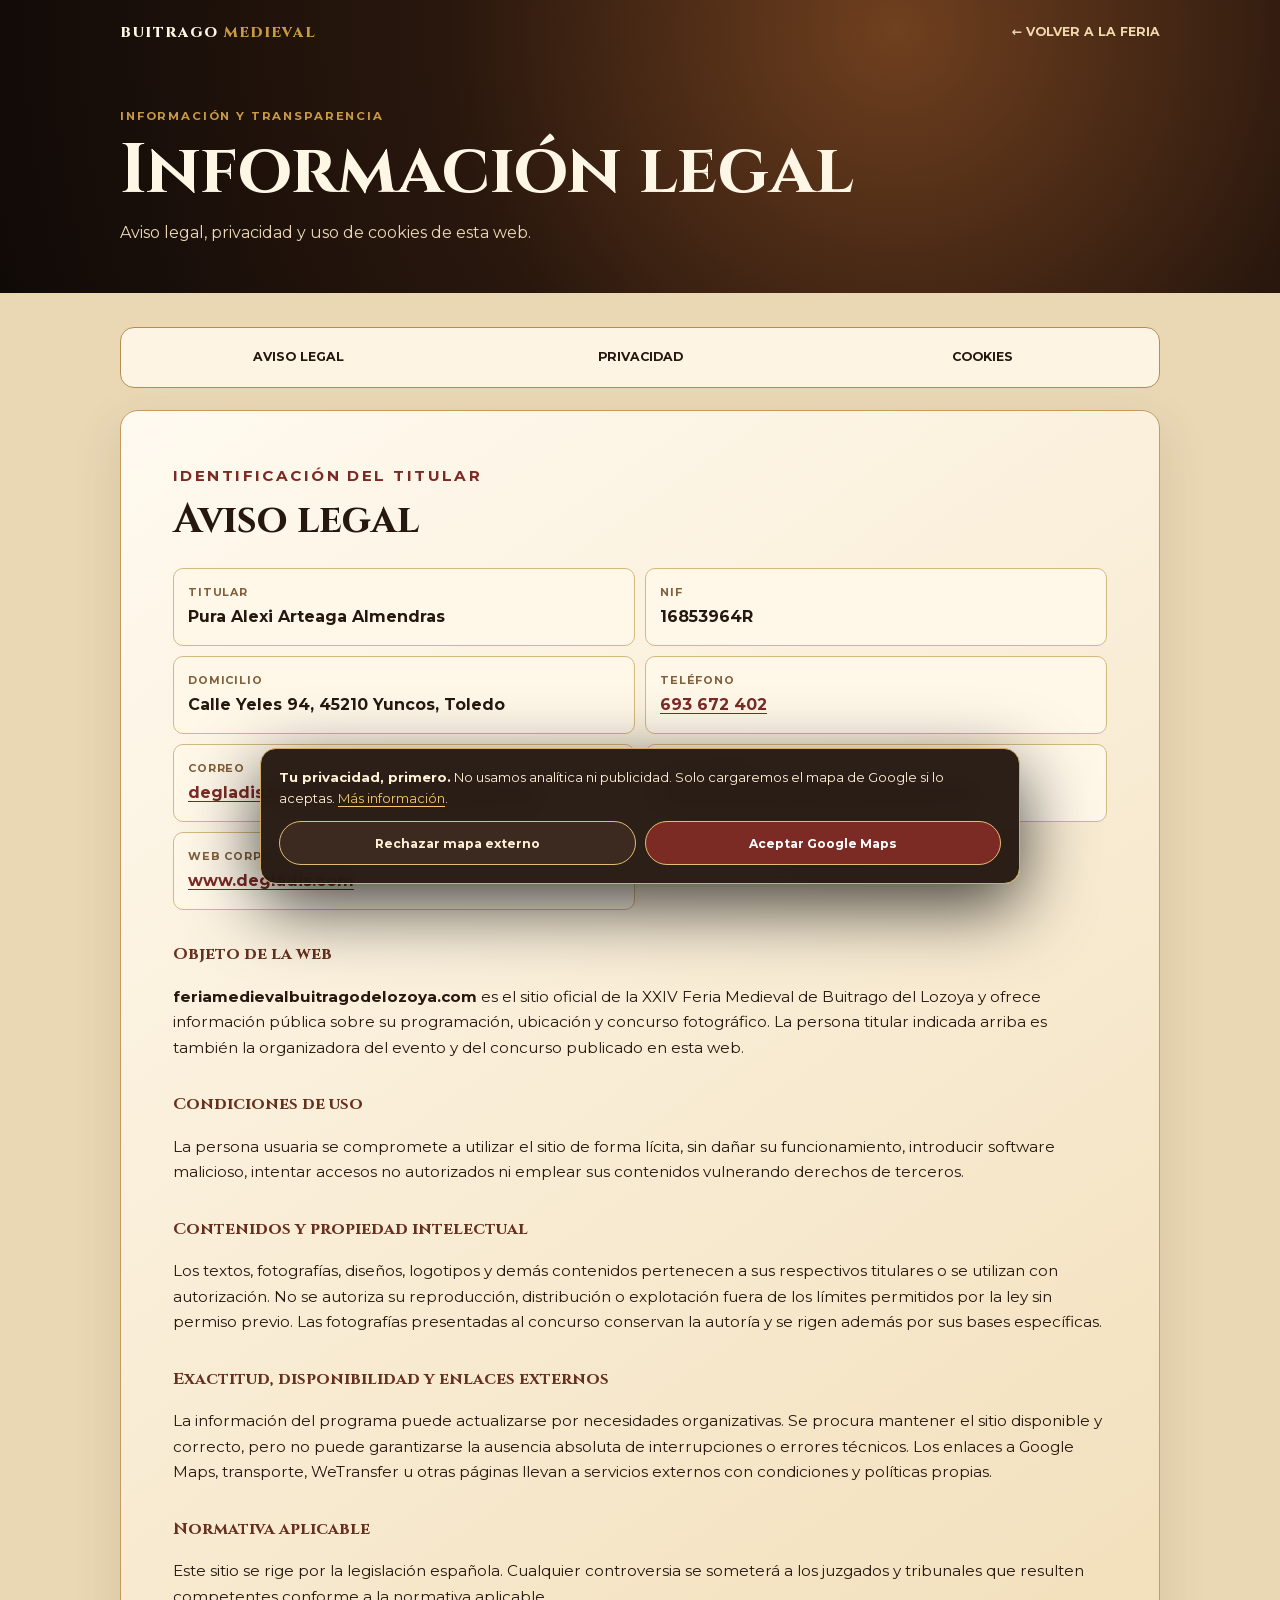
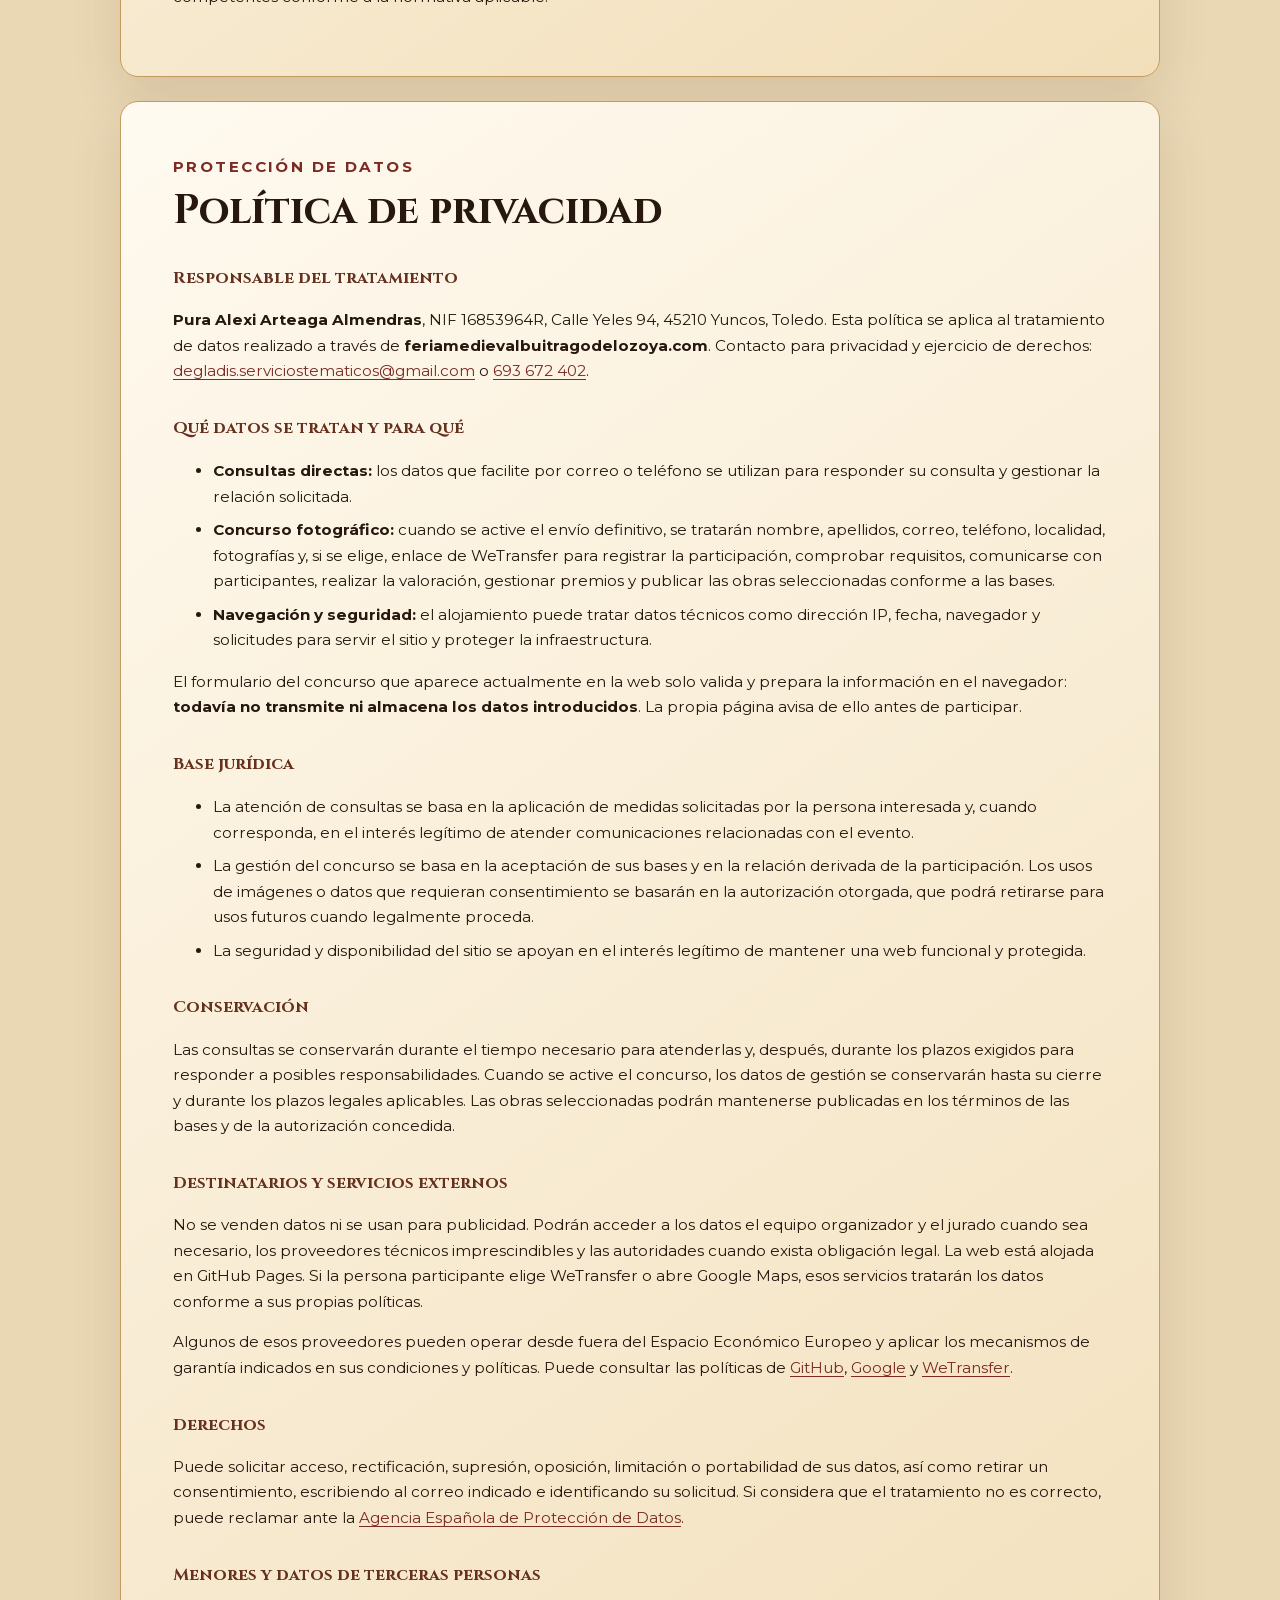
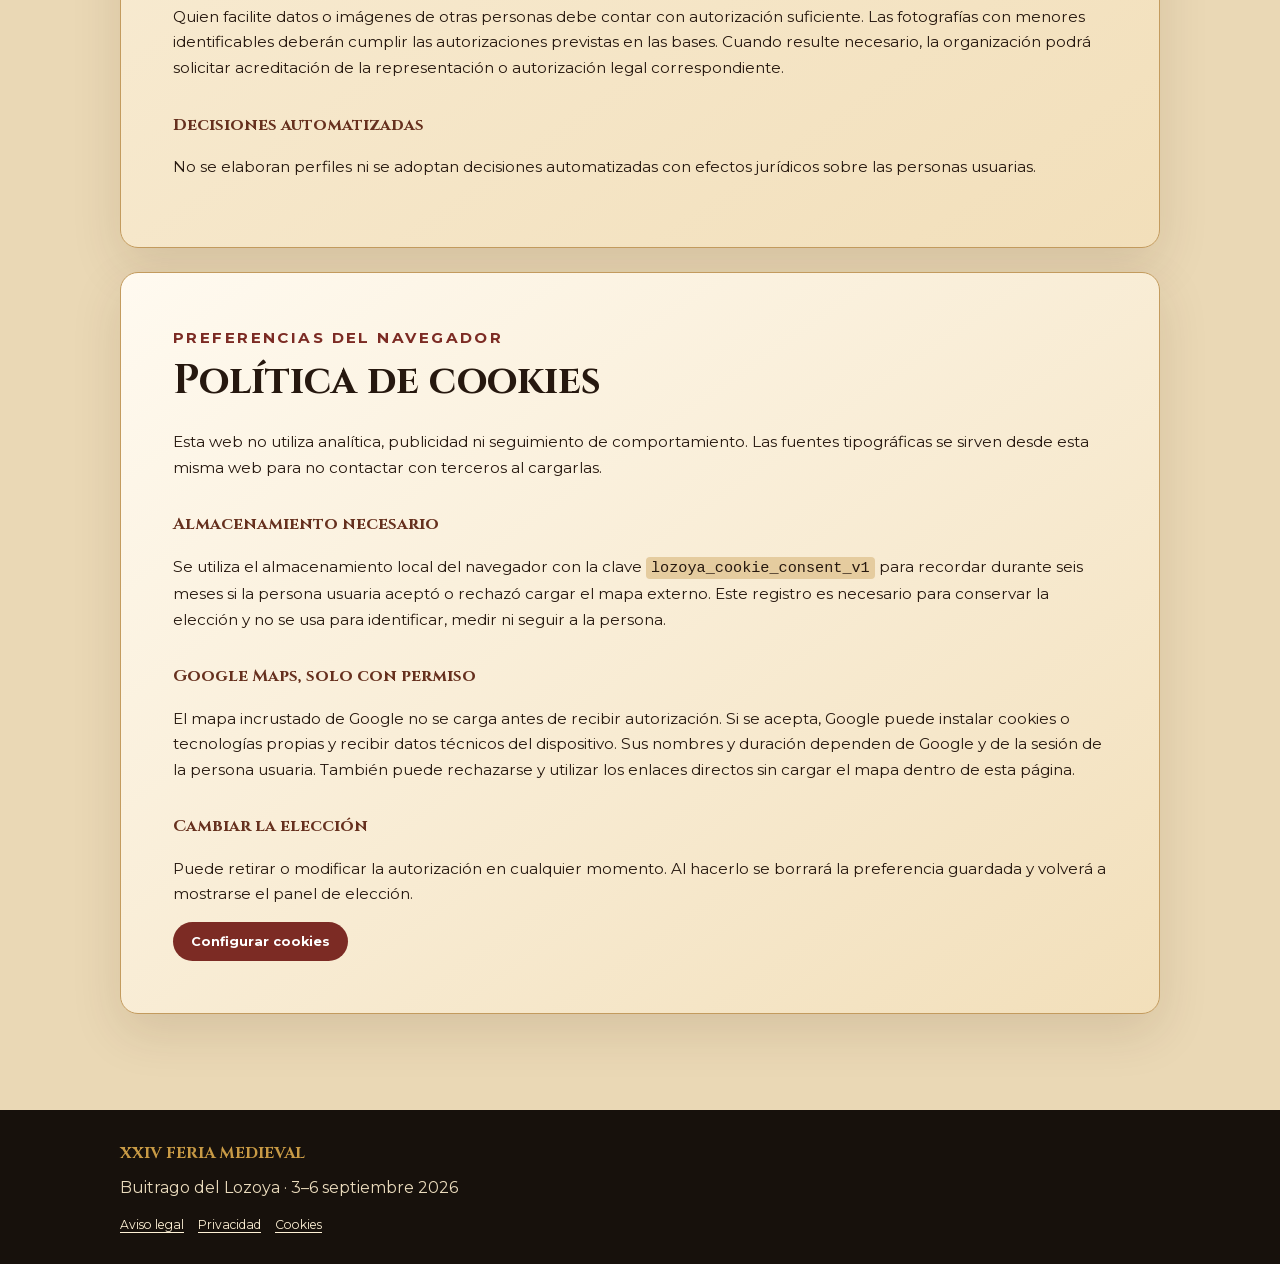
<file: legal.html>
<!doctype html>
<html lang="es">
<head>
  <meta charset="utf-8">
  <meta name="viewport" content="width=device-width,initial-scale=1">
  <meta name="theme-color" content="#17110c">
  <meta name="description" content="Aviso legal, política de privacidad y política de cookies de la Feria Medieval de Buitrago del Lozoya.">
  <title>Información legal · Feria Medieval de Buitrago</title>
  <link rel="stylesheet" href="fonts.css">
  <link rel="stylesheet" href="legal.css">
  <link rel="stylesheet" href="privacy.css">
</head>
<body>
  <header class="legal-hero">
    <nav class="legal-nav wrap" aria-label="Navegación legal">
      <a class="brand" href="index.html">BUITRAGO <span>MEDIEVAL</span></a>
      <a class="back" href="index.html">← Volver a la feria</a>
    </nav>
    <div class="wrap hero-copy">
      <p class="eyebrow">INFORMACIÓN Y TRANSPARENCIA</p>
      <h1>Información legal</h1>
      <p>Aviso legal, privacidad y uso de cookies de esta web.</p>
    </div>
  </header>

  <main class="wrap legal-layout">
    <nav class="legal-index" aria-label="Apartados legales">
      <a href="#aviso-legal">Aviso legal</a>
      <a href="#privacidad">Privacidad</a>
      <a href="#cookies">Cookies</a>
    </nav>

    <section class="legal-card" id="aviso-legal" aria-labelledby="aviso-title">
      <p class="eyebrow dark">IDENTIFICACIÓN DEL TITULAR</p>
      <h2 id="aviso-title">Aviso legal</h2>
      <dl class="identity">
        <div><dt>Titular</dt><dd>Pura Alexi Arteaga Almendras</dd></div>
        <div><dt>NIF</dt><dd>16853964R</dd></div>
        <div><dt>Domicilio</dt><dd>Calle Yeles 94, 45210 Yuncos, Toledo</dd></div>
        <div><dt>Teléfono</dt><dd><a href="tel:+34693672402">693 672 402</a></dd></div>
        <div><dt>Correo</dt><dd><a href="mailto:degladis.serviciostematicos@gmail.com">degladis.serviciostematicos@gmail.com</a></dd></div>
        <div><dt>Sitio oficial</dt><dd><a href="https://feriamedievalbuitragodelozoya.com/">feriamedievalbuitragodelozoya.com</a></dd></div>
        <div><dt>Web corporativa</dt><dd><a href="https://www.degladis.com/" target="_blank" rel="noopener">www.degladis.com</a></dd></div>
      </dl>

      <h3>Objeto de la web</h3>
      <p><strong>feriamedievalbuitragodelozoya.com</strong> es el sitio oficial de la XXIV Feria Medieval de Buitrago del Lozoya y ofrece información pública sobre su programación, ubicación y concurso fotográfico. La persona titular indicada arriba es también la organizadora del evento y del concurso publicado en esta web.</p>

      <h3>Condiciones de uso</h3>
      <p>La persona usuaria se compromete a utilizar el sitio de forma lícita, sin dañar su funcionamiento, introducir software malicioso, intentar accesos no autorizados ni emplear sus contenidos vulnerando derechos de terceros.</p>

      <h3>Contenidos y propiedad intelectual</h3>
      <p>Los textos, fotografías, diseños, logotipos y demás contenidos pertenecen a sus respectivos titulares o se utilizan con autorización. No se autoriza su reproducción, distribución o explotación fuera de los límites permitidos por la ley sin permiso previo. Las fotografías presentadas al concurso conservan la autoría y se rigen además por sus bases específicas.</p>

      <h3>Exactitud, disponibilidad y enlaces externos</h3>
      <p>La información del programa puede actualizarse por necesidades organizativas. Se procura mantener el sitio disponible y correcto, pero no puede garantizarse la ausencia absoluta de interrupciones o errores técnicos. Los enlaces a Google Maps, transporte, WeTransfer u otras páginas llevan a servicios externos con condiciones y políticas propias.</p>

      <h3>Normativa aplicable</h3>
      <p>Este sitio se rige por la legislación española. Cualquier controversia se someterá a los juzgados y tribunales que resulten competentes conforme a la normativa aplicable.</p>
    </section>

    <section class="legal-card" id="privacidad" aria-labelledby="privacy-title">
      <p class="eyebrow dark">PROTECCIÓN DE DATOS</p>
      <h2 id="privacy-title">Política de privacidad</h2>

      <h3>Responsable del tratamiento</h3>
      <p><strong>Pura Alexi Arteaga Almendras</strong>, NIF 16853964R, Calle Yeles 94, 45210 Yuncos, Toledo. Esta política se aplica al tratamiento de datos realizado a través de <strong>feriamedievalbuitragodelozoya.com</strong>. Contacto para privacidad y ejercicio de derechos: <a href="mailto:degladis.serviciostematicos@gmail.com">degladis.serviciostematicos@gmail.com</a> o <a href="tel:+34693672402">693 672 402</a>.</p>

      <h3>Qué datos se tratan y para qué</h3>
      <ul>
        <li><strong>Consultas directas:</strong> los datos que facilite por correo o teléfono se utilizan para responder su consulta y gestionar la relación solicitada.</li>
        <li><strong>Concurso fotográfico:</strong> cuando se active el envío definitivo, se tratarán nombre, apellidos, correo, teléfono, localidad, fotografías y, si se elige, enlace de WeTransfer para registrar la participación, comprobar requisitos, comunicarse con participantes, realizar la valoración, gestionar premios y publicar las obras seleccionadas conforme a las bases.</li>
        <li><strong>Navegación y seguridad:</strong> el alojamiento puede tratar datos técnicos como dirección IP, fecha, navegador y solicitudes para servir el sitio y proteger la infraestructura.</li>
      </ul>
      <p>El formulario del concurso que aparece actualmente en la web solo valida y prepara la información en el navegador: <strong>todavía no transmite ni almacena los datos introducidos</strong>. La propia página avisa de ello antes de participar.</p>

      <h3>Base jurídica</h3>
      <ul>
        <li>La atención de consultas se basa en la aplicación de medidas solicitadas por la persona interesada y, cuando corresponda, en el interés legítimo de atender comunicaciones relacionadas con el evento.</li>
        <li>La gestión del concurso se basa en la aceptación de sus bases y en la relación derivada de la participación. Los usos de imágenes o datos que requieran consentimiento se basarán en la autorización otorgada, que podrá retirarse para usos futuros cuando legalmente proceda.</li>
        <li>La seguridad y disponibilidad del sitio se apoyan en el interés legítimo de mantener una web funcional y protegida.</li>
      </ul>

      <h3>Conservación</h3>
      <p>Las consultas se conservarán durante el tiempo necesario para atenderlas y, después, durante los plazos exigidos para responder a posibles responsabilidades. Cuando se active el concurso, los datos de gestión se conservarán hasta su cierre y durante los plazos legales aplicables. Las obras seleccionadas podrán mantenerse publicadas en los términos de las bases y de la autorización concedida.</p>

      <h3>Destinatarios y servicios externos</h3>
      <p>No se venden datos ni se usan para publicidad. Podrán acceder a los datos el equipo organizador y el jurado cuando sea necesario, los proveedores técnicos imprescindibles y las autoridades cuando exista obligación legal. La web está alojada en GitHub Pages. Si la persona participante elige WeTransfer o abre Google Maps, esos servicios tratarán los datos conforme a sus propias políticas.</p>
      <p>Algunos de esos proveedores pueden operar desde fuera del Espacio Económico Europeo y aplicar los mecanismos de garantía indicados en sus condiciones y políticas. Puede consultar las políticas de <a href="https://docs.github.com/es/site-policy/privacy-policies/github-general-privacy-statement" target="_blank" rel="noopener">GitHub</a>, <a href="https://policies.google.com/privacy?hl=es" target="_blank" rel="noopener">Google</a> y <a href="https://wetransfer.com/legal/privacy-policy" target="_blank" rel="noopener">WeTransfer</a>.</p>

      <h3>Derechos</h3>
      <p>Puede solicitar acceso, rectificación, supresión, oposición, limitación o portabilidad de sus datos, así como retirar un consentimiento, escribiendo al correo indicado e identificando su solicitud. Si considera que el tratamiento no es correcto, puede reclamar ante la <a href="https://www.aepd.es/" target="_blank" rel="noopener">Agencia Española de Protección de Datos</a>.</p>

      <h3>Menores y datos de terceras personas</h3>
      <p>Quien facilite datos o imágenes de otras personas debe contar con autorización suficiente. Las fotografías con menores identificables deberán cumplir las autorizaciones previstas en las bases. Cuando resulte necesario, la organización podrá solicitar acreditación de la representación o autorización legal correspondiente.</p>

      <h3>Decisiones automatizadas</h3>
      <p>No se elaboran perfiles ni se adoptan decisiones automatizadas con efectos jurídicos sobre las personas usuarias.</p>
    </section>

    <section class="legal-card" id="cookies" aria-labelledby="cookies-title">
      <p class="eyebrow dark">PREFERENCIAS DEL NAVEGADOR</p>
      <h2 id="cookies-title">Política de cookies</h2>
      <p>Esta web no utiliza analítica, publicidad ni seguimiento de comportamiento. Las fuentes tipográficas se sirven desde esta misma web para no contactar con terceros al cargarlas.</p>

      <h3>Almacenamiento necesario</h3>
      <p>Se utiliza el almacenamiento local del navegador con la clave <code>lozoya_cookie_consent_v1</code> para recordar durante seis meses si la persona usuaria aceptó o rechazó cargar el mapa externo. Este registro es necesario para conservar la elección y no se usa para identificar, medir ni seguir a la persona.</p>

      <h3>Google Maps, solo con permiso</h3>
      <p>El mapa incrustado de Google no se carga antes de recibir autorización. Si se acepta, Google puede instalar cookies o tecnologías propias y recibir datos técnicos del dispositivo. Sus nombres y duración dependen de Google y de la sesión de la persona usuaria. También puede rechazarse y utilizar los enlaces directos sin cargar el mapa dentro de esta página.</p>

      <h3>Cambiar la elección</h3>
      <p>Puede retirar o modificar la autorización en cualquier momento. Al hacerlo se borrará la preferencia guardada y volverá a mostrarse el panel de elección.</p>
      <button class="settings-button" type="button" data-cookie-settings>Configurar cookies</button>
    </section>
  </main>

  <footer class="legal-footer">
    <div class="wrap footer-row">
      <strong>XXIV FERIA MEDIEVAL</strong>
      <span>Buitrago del Lozoya · 3–6 septiembre 2026</span>
      <nav aria-label="Enlaces legales">
        <a href="#aviso-legal">Aviso legal</a>
        <a href="#privacidad">Privacidad</a>
        <a href="#cookies">Cookies</a>
      </nav>
    </div>
  </footer>
  <script src="privacy.js"></script>
</body>
</html>
</file>
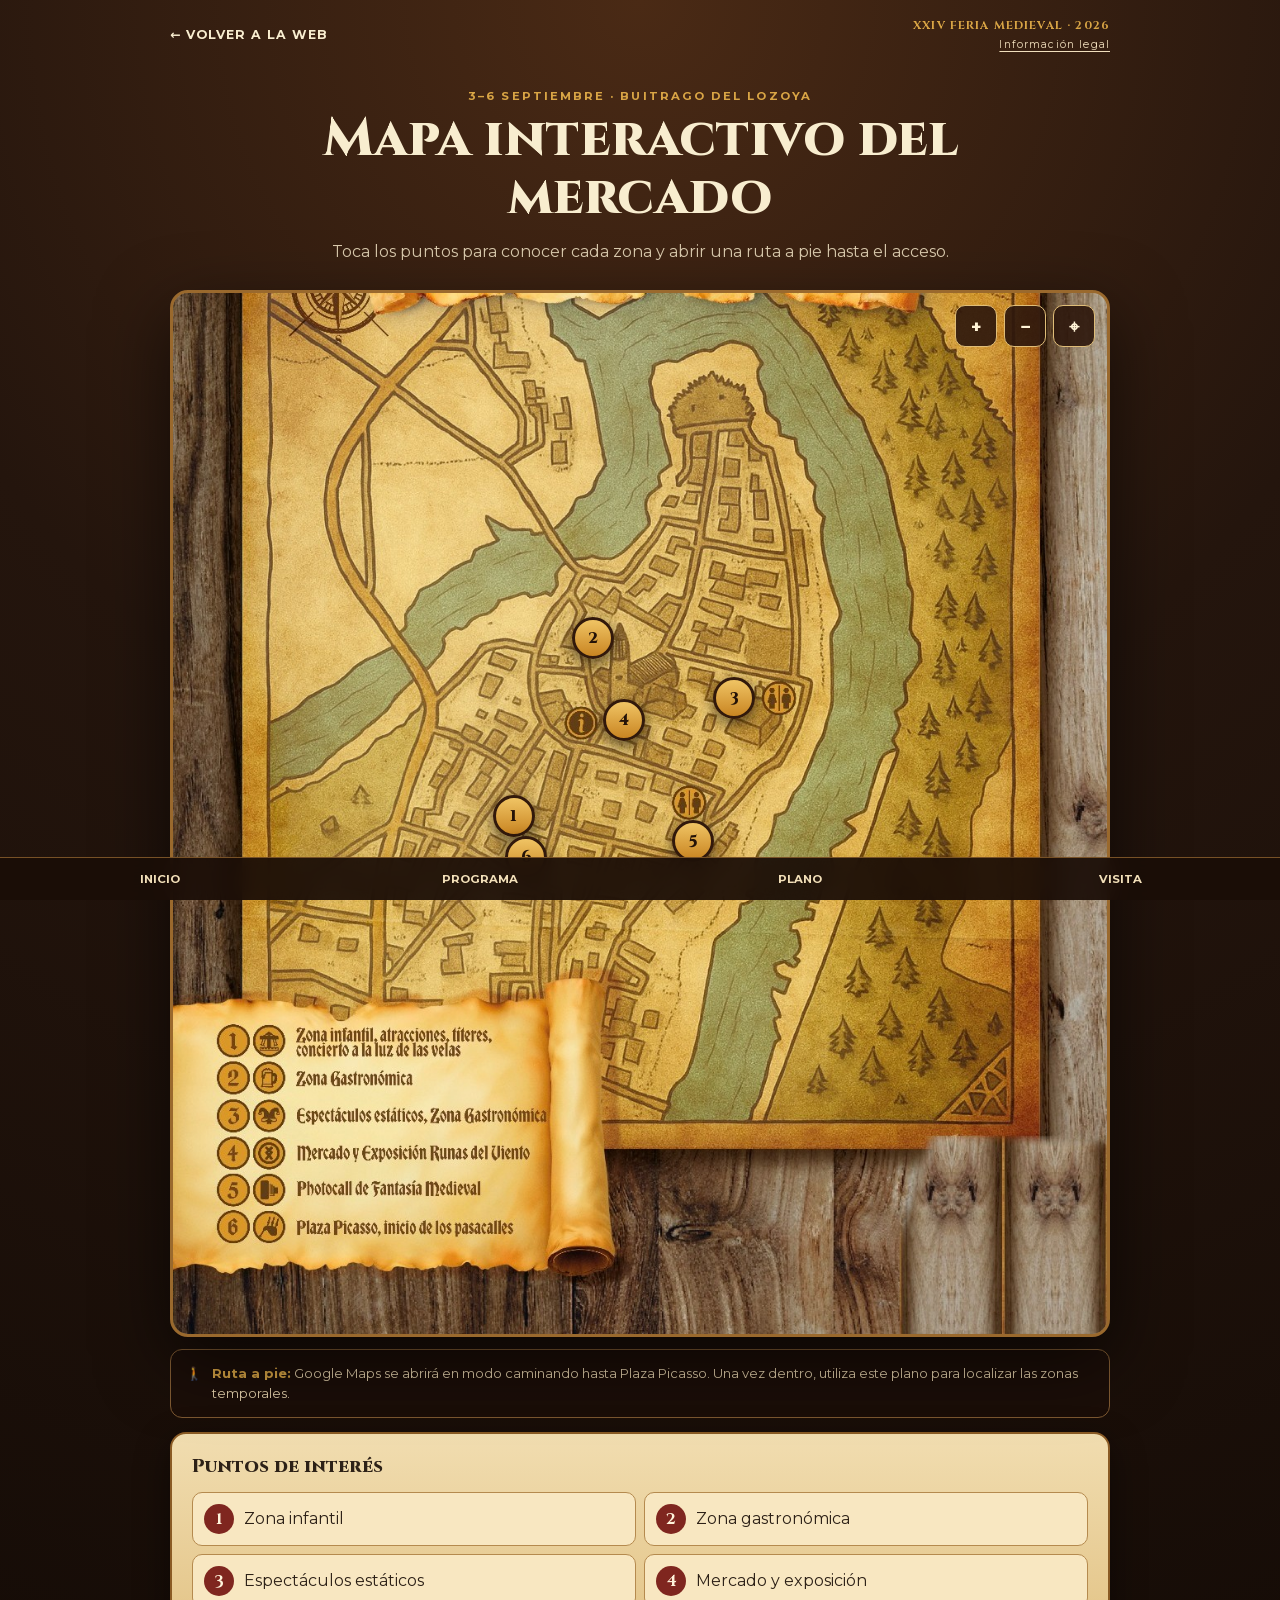
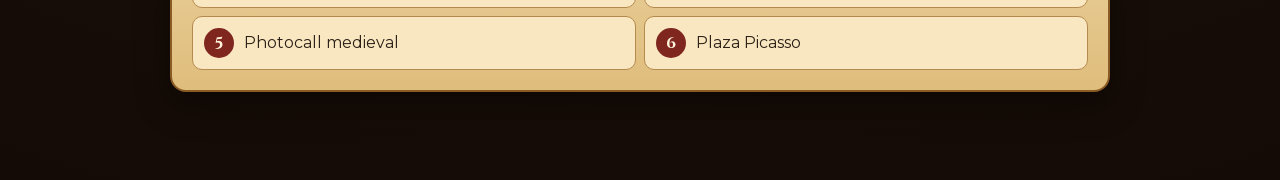
<file: mapa_interactivo_buitrago.html>
<!doctype html>
<html lang="es">
<head>
  <meta charset="utf-8">
  <meta name="viewport" content="width=device-width, initial-scale=1">
  <meta name="theme-color" content="#24150d">
  <meta name="description" content="Mapa interactivo de la XXIV Feria Medieval de Buitrago del Lozoya, del 3 al 6 de septiembre de 2026.">
  <title>Mapa interactivo · XXIV Feria Medieval de Buitrago</title>
  <style>
    @import url('fonts.css');
    :root{--ink:#1b1009;--cream:#f8edcf;--paper:#ead3a1;--gold:#d9a545;--red:#7f261f;--wood:#24150d;--serif:'Cinzel',Georgia,serif;--sans:'Montserrat',system-ui,sans-serif}
    *{box-sizing:border-box}html{scroll-behavior:smooth}body{margin:0;color:var(--cream);background:radial-gradient(circle at 50% 0,#4a2a15 0,var(--wood) 42%,#140b06 100%);font-family:var(--sans)}button,a{font:inherit}a{color:inherit}.wrap{width:min(100% - 24px,940px);margin-inline:auto}
    .topbar{display:flex;align-items:center;justify-content:space-between;gap:16px;padding:18px 0}.back{font-size:.78rem;font-weight:700;letter-spacing:.08em;text-decoration:none;text-transform:uppercase}.back:hover{color:var(--gold)}.edition{color:var(--gold);font:700 .72rem var(--serif);letter-spacing:.1em;text-align:right}.edition a{display:block;margin-top:5px;color:#f1dfbd;font:.65rem var(--sans);text-decoration:underline;text-underline-offset:3px}
    header{text-align:center;padding:20px 0 26px}header .eyebrow{margin:0 0 8px;color:var(--gold);font-size:.72rem;font-weight:700;letter-spacing:.18em}h1{max-width:780px;margin:0 auto;font:800 clamp(1.65rem,5.4vw,3.35rem)/1.08 var(--serif)}header p:last-child{margin:12px auto 0;color:#dbcbae;line-height:1.6}
    .map-shell{position:relative;border:3px solid #9a692d;border-radius:18px;overflow:hidden;background:#b89560;box-shadow:0 24px 70px #0009}.viewport{overflow:auto;overscroll-behavior:contain}.canvas{position:relative;width:100%;min-width:100%;transition:width .2s ease}.canvas img{display:block;width:100%;height:auto;user-select:none;-webkit-user-drag:none}
    .point{position:absolute;z-index:2;display:grid;place-items:center;width:42px;height:42px;padding:0;transform:translate(-50%,-50%);border:3px solid #32190b;border-radius:50%;color:#241207;background:linear-gradient(#f0c464,#c98522);box-shadow:0 5px 15px #0009;font:800 1rem var(--serif);cursor:pointer}.point:hover,.point:focus-visible{outline:3px solid #fff3c8;outline-offset:2px;transform:translate(-50%,-50%) scale(1.1)}
    .controls{position:absolute;top:12px;right:12px;z-index:5;display:flex;gap:7px}.controls button{display:grid;place-items:center;width:42px;height:42px;border:1px solid #dfbd78;border-radius:10px;color:#fff4d7;background:#2e180de8;font-size:1.15rem;font-weight:800;cursor:pointer}.controls button:hover{background:#68391d}
    .map-note{display:flex;align-items:flex-start;gap:10px;margin:12px 0 0;padding:13px 15px;border:1px solid #7f5a32;border-radius:12px;color:#e5d2ad;background:#1c0f08a8;font-size:.82rem;line-height:1.55}.map-note strong{color:var(--gold)}
    .legend{margin:14px 0 88px;padding:20px;border:2px solid #8a5b25;border-radius:16px;color:#2d2117;background:linear-gradient(#f1ddb0,#dfbd7c);box-shadow:0 12px 35px #0007}.legend h2{margin:0 0 13px;font:800 1.15rem var(--serif)}.legend-grid{display:grid;grid-template-columns:1fr 1fr;gap:8px}.legend button{display:flex;align-items:center;gap:10px;padding:11px;border:1px solid #b58a4e;border-radius:10px;color:#2d2117;background:#f8e7c1;text-align:left;cursor:pointer}.legend button:hover{border-color:var(--red);background:#fff3d6}.legend b{display:grid;place-items:center;flex:0 0 30px;height:30px;border-radius:50%;color:#fff4dc;background:var(--red);font-family:var(--serif)}
    nav{position:fixed;right:0;bottom:0;left:0;z-index:15;display:grid;grid-template-columns:repeat(4,1fr);padding-bottom:env(safe-area-inset-bottom);background:#1a0d07ee;backdrop-filter:blur(10px);border-top:1px solid #775126}nav a{padding:14px 4px;color:#f2dfb8;font-size:.72rem;font-weight:700;text-align:center;text-decoration:none;text-transform:uppercase}nav a:hover{color:var(--gold);background:#492513}
    dialog{width:min(92vw,520px);padding:0;border:0;border-radius:18px;color:#2d2117;background:linear-gradient(#f4e4bd,#dcb66c);box-shadow:0 30px 90px #000}dialog::backdrop{background:#090503d9;backdrop-filter:blur(3px)}.card{position:relative;padding:25px}.card-close{position:absolute;top:12px;right:12px;width:36px;height:36px;border:0;border-radius:50%;color:#fff;background:var(--red);font-size:1.3rem;cursor:pointer}.card-number{display:grid;place-items:center;width:38px;height:38px;margin-bottom:12px;border-radius:50%;color:#fff2d2;background:#8c531d;font:800 1rem var(--serif)}.card h2{margin:0 44px 9px 0;font:800 1.35rem/1.2 var(--serif)}.card p{margin:0;color:#5b432c;line-height:1.6}.maps-link{display:flex;align-items:center;justify-content:center;gap:8px;margin-top:18px;padding:13px 16px;border-radius:999px;color:#fff6e5;background:var(--red);font-size:.82rem;font-weight:800;text-decoration:none}.maps-link:hover{background:#5f1815}.route-help{display:block;margin-top:10px;color:#6f5132;font-size:.7rem;text-align:center;line-height:1.45}
    @media(max-width:620px){.edition{font-size:.62rem}.topbar{padding:14px 0}header{padding-top:12px}.controls button{width:38px;height:38px}.point{width:36px;height:36px;font-size:.86rem}.legend{padding:15px}.legend-grid{grid-template-columns:1fr}.legend button{padding:9px}.map-note{font-size:.75rem}nav a{font-size:.62rem}}
    @media(prefers-reduced-motion:reduce){*{scroll-behavior:auto!important;transition:none!important}}
  </style>
</head>
<body>
  <div class="wrap">
    <div class="topbar">
      <a class="back" href="index.html#plano">← Volver a la web</a>
      <span class="edition">XXIV FERIA MEDIEVAL · 2026<a href="legal.html">Información legal</a></span>
    </div>
    <header>
      <p class="eyebrow">3–6 SEPTIEMBRE · BUITRAGO DEL LOZOYA</p>
      <h1>Mapa interactivo del mercado</h1>
      <p>Toca los puntos para conocer cada zona y abrir una ruta a pie hasta el acceso.</p>
    </header>

    <main>
      <section class="map-shell" aria-label="Plano interactivo del mercado medieval">
        <div class="controls" aria-label="Controles del plano">
          <button id="zoom-in" type="button" aria-label="Ampliar plano">+</button>
          <button id="zoom-out" type="button" aria-label="Reducir plano">−</button>
          <button id="zoom-reset" type="button" aria-label="Restablecer plano">⌖</button>
        </div>
        <div class="viewport" id="viewport">
          <div class="canvas" id="canvas">
            <img src="assets/mapa-interactivo.jpg" alt="Plano de las zonas de la Feria Medieval de Buitrago del Lozoya">
          </div>
        </div>
      </section>

      <p class="map-note"><span aria-hidden="true">🚶</span><span><strong>Ruta a pie:</strong> Google Maps se abrirá en modo caminando hasta Plaza Picasso. Una vez dentro, utiliza este plano para localizar las zonas temporales.</span></p>

      <section class="legend" aria-labelledby="legend-title">
        <h2 id="legend-title">Puntos de interés</h2>
        <div class="legend-grid" id="legend-list"></div>
      </section>
    </main>
  </div>

  <nav aria-label="Navegación de la feria">
    <a href="index.html#inicio">Inicio</a>
    <a href="index.html#programa">Programa</a>
    <a href="index.html#plano">Plano</a>
    <a href="index.html#como-llegar">Visita</a>
  </nav>

  <dialog id="spot-dialog" aria-labelledby="spot-title">
    <article class="card">
      <button class="card-close" id="close-dialog" type="button" aria-label="Cerrar">×</button>
      <span class="card-number" id="spot-number"></span>
      <h2 id="spot-title"></h2>
      <p id="spot-description"></p>
      <a class="maps-link" id="maps-link" href="https://www.google.com/maps/dir/?api=1&amp;destination=Plaza+Picasso%2C+Buitrago+del+Lozoya%2C+Madrid&amp;travelmode=walking" target="_blank" rel="noopener">Abrir ruta caminando ↗</a>
      <small class="route-help">Google Maps abrirá el recorrido a pie hasta Plaza Picasso; dentro del recinto utiliza el plano.</small>
    </article>
  </dialog>

  <script>
    const spots = [
      {id:1,title:'Zona infantil',description:'Atracciones, títeres y concierto a la luz de las velas.',x:36.5,y:50.2},
      {id:2,title:'Zona gastronómica',description:'Espacio gastronómico del mercado medieval.',x:45.0,y:33.1},
      {id:3,title:'Espectáculos estáticos',description:'Zona de espectáculos estáticos y gastronomía.',x:60.1,y:38.9},
      {id:4,title:'Mercado y exposición',description:'Mercado y exposición Runas del Viento.',x:48.3,y:41.0},
      {id:5,title:'Photocall medieval',description:'Photocall de fantasía medieval.',x:55.7,y:52.6},
      {id:6,title:'Plaza Picasso',description:'Punto de inicio de los pasacalles.',x:37.8,y:54.2}
    ];
    const canvas = document.querySelector('#canvas');
    const legend = document.querySelector('#legend-list');
    const dialog = document.querySelector('#spot-dialog');
    const number = document.querySelector('#spot-number');
    const title = document.querySelector('#spot-title');
    const description = document.querySelector('#spot-description');

    function openSpot(id){
      const spot=spots.find(item=>item.id===id);
      number.textContent=spot.id;
      title.textContent=spot.title;
      description.textContent=spot.description;
      dialog.showModal();
    }

    spots.forEach(spot=>{
      const marker=document.createElement('button');
      marker.type='button';
      marker.className='point';
      marker.textContent=spot.id;
      marker.style.left=`${spot.x}%`;
      marker.style.top=`${spot.y}%`;
      marker.setAttribute('aria-label',`${spot.id}. ${spot.title}`);
      marker.addEventListener('click',()=>openSpot(spot.id));
      canvas.appendChild(marker);

      const item=document.createElement('button');
      item.type='button';
      item.innerHTML=`<b>${spot.id}</b><span>${spot.title}</span>`;
      item.addEventListener('click',()=>openSpot(spot.id));
      legend.appendChild(item);
    });

    document.querySelector('#close-dialog').addEventListener('click',()=>dialog.close());
    dialog.addEventListener('click',event=>{if(event.target===dialog)dialog.close()});

    let zoom=1;
    function applyZoom(){canvas.style.width=`${zoom*100}%`}
    document.querySelector('#zoom-in').addEventListener('click',()=>{zoom=Math.min(2.4,zoom+.25);applyZoom()});
    document.querySelector('#zoom-out').addEventListener('click',()=>{zoom=Math.max(1,zoom-.25);applyZoom()});
    document.querySelector('#zoom-reset').addEventListener('click',()=>{zoom=1;applyZoom();document.querySelector('#viewport').scrollTo({top:0,left:0,behavior:'smooth'})});
  </script>
</body>
</html>
</file>
<file: styles.css>
@import url('fonts.css');

:root {
  --ink: #17110c;
  --cream: #f1e7cf;
  --paper: #faf4e5;
  --gold: #d4a43d;
  --orange: #c64e24;
  --red: #8f241d;
  --muted: #806f5d;
  --serif: 'Cinzel', Georgia, serif;
  --sans: 'Montserrat', system-ui, sans-serif;
}

* { box-sizing: border-box; }
html { scroll-behavior: smooth; }
body { margin: 0; color: var(--ink); background: var(--paper); font-family: var(--sans); }
img { display: block; max-width: 100%; }
a { color: inherit; text-decoration: none; }
button { font: inherit; }
.wrap { width: min(1160px, calc(100% - 40px)); margin-inline: auto; }

.hero {
  position: relative;
  min-height: 100svh;
  overflow: hidden;
  color: #fff8e8;
  background:
    radial-gradient(circle at 70% 35%, rgba(198,78,36,.24), transparent 30%),
    linear-gradient(125deg, #090807 0%, #21140c 56%, #090807 100%);
}
.hero::before {
  content: '';
  position: absolute;
  inset: 0;
  opacity: .19;
  background-image: repeating-linear-gradient(93deg, transparent 0 18px, rgba(255,255,255,.04) 19px 20px);
  mix-blend-mode: overlay;
}
.hero-shade { position: absolute; inset: 0; background: linear-gradient(to bottom, rgba(0,0,0,.28), transparent 28%, rgba(0,0,0,.2)); }
.nav { position: relative; z-index: 2; display: flex; align-items: center; justify-content: space-between; padding: 26px 0; border-bottom: 1px solid rgba(255,255,255,.16); }
.brand { font-family: var(--serif); font-size: 15px; letter-spacing: .18em; }
.brand span { color: var(--gold); }
.nav-links { display: flex; gap: 28px; font-size: 13px; font-weight: 600; text-transform: uppercase; letter-spacing: .12em; }
.nav-links a:hover { color: var(--gold); }

.hero-grid { position: relative; z-index: 1; display: grid; grid-template-columns: 1.08fr .72fr; gap: 76px; align-items: center; min-height: calc(100svh - 91px); padding: 54px 0 70px; }
.eyebrow { margin: 0 0 12px; color: var(--gold); font-size: 12px; font-weight: 700; letter-spacing: .24em; }
.eyebrow.dark { color: var(--red); }
.hero-place { margin: 0 0 18px; color: #fff4df; font-family: var(--serif); font-size: clamp(22px, 3vw, 38px); font-weight: 700; line-height: 1.1; letter-spacing: .1em; }
h1, h2, h3 { font-family: var(--serif); }
h1 { margin: 0; max-width: 720px; font-size: clamp(48px, 6.3vw, 88px); line-height: .98; letter-spacing: -.035em; }
h1 em { color: var(--gold); font-style: normal; }
.lead { margin: 26px 0 28px; color: #e8dcc8; font-size: 17px; line-height: 1.7; }
.countdown-panel { max-width: 610px; padding: 20px 24px 17px; border: 1px solid rgba(212,164,61,.45); background: rgba(8,7,6,.42); backdrop-filter: blur(8px); }
.countdown-title { margin: 0 0 13px; font-size: 12px; text-transform: uppercase; letter-spacing: .16em; color: #d8c8ac; }
.countdown { display: grid; grid-template-columns: repeat(4, 1fr); gap: 10px; }
.countdown div { display: flex; flex-direction: column; }
.countdown strong { font-family: var(--serif); color: var(--gold); font-size: clamp(30px, 4.3vw, 54px); line-height: 1; }
.countdown span { margin-top: 6px; font-size: 10px; text-transform: uppercase; letter-spacing: .12em; color: #d8c8ac; }
.opening { margin: 14px 0 0; font-size: 12px; font-weight: 700; letter-spacing: .12em; text-transform: uppercase; }
.button { display: inline-flex; align-items: center; justify-content: center; margin-top: 26px; padding: 15px 22px; border: 1px solid var(--gold); color: #fff8e8; background: transparent; font-size: 12px; font-weight: 700; text-transform: uppercase; letter-spacing: .14em; cursor: pointer; transition: .2s ease; }
.button:hover { background: var(--gold); color: var(--ink); }
.hero-actions { display: flex; flex-wrap: wrap; gap: 12px; }
.install-app { color: var(--ink); background: var(--gold); }
.install-app:hover { color: #fff8e8; background: var(--red); border-color: var(--red); }
.install-help { width: min(92vw, 460px); padding: 0; border: 1px solid var(--gold); border-radius: 20px; color: var(--ink); background: var(--paper); box-shadow: 0 30px 90px rgba(0,0,0,.65); }
.install-help::backdrop { background: rgba(8,5,3,.82); backdrop-filter: blur(5px); }
.install-help-card { position: relative; padding: 32px; text-align: center; }
.install-help-card img { margin: 0 auto 18px; border-radius: 16px; }
.install-help-card h2 { font-size: 28px; }
.install-help-card p { color: #6f5d4c; line-height: 1.65; }
.install-help-close { position: absolute; top: 10px; right: 10px; width: 42px; height: 42px; padding: 0; border: 0; border-radius: 50%; color: #fff; background: var(--red); font-size: 28px; cursor: pointer; }
.install-help-chrome { margin-top: 10px; color: var(--ink); background: var(--gold); }
.install-help-ok { margin-top: 10px; color: #fff; background: var(--red); border-color: var(--red); }
.install-help [hidden] { display: none !important; }
@media (display-mode: standalone) { .install-app { display: none; } }
.poster-frame { margin: 0; transform: rotate(1.5deg); box-shadow: 0 26px 70px rgba(0,0,0,.55); border: 8px solid rgba(241,231,207,.93); }
.poster-frame img { width: 100%; }

.intro { display: grid; grid-template-columns: 1fr 1fr; gap: 70px; align-items: end; padding: 95px 0; }
h2 { margin: 0; font-size: clamp(36px, 5vw, 64px); line-height: 1.05; letter-spacing: -.03em; }
.intro > p { max-width: 530px; margin: 0; color: #6f5d4c; font-size: 17px; line-height: 1.8; }
.contest-teaser { padding: 90px 0; color: #fff4df; background: linear-gradient(120deg, #4f120f, var(--red)); }
.contest-teaser-grid { display: grid; grid-template-columns: .42fr .72fr 1.35fr; gap: clamp(22px, 4vw, 64px); align-items: center; }
.contest-number { color: var(--gold); font-family: var(--serif); font-size: clamp(150px, 22vw, 310px); line-height: .72; text-align: center; }
.contest-trophy { margin: 0; text-align: center; }
.contest-trophy img { display: block; width: 100%; border: 5px solid rgba(255,244,223,.88); border-radius: 24px; box-shadow: 0 24px 60px rgba(25,8,4,.36); }
.contest-trophy figcaption { margin-top: 13px; color: var(--gold); font-size: 11px; font-weight: 900; letter-spacing: .14em; text-transform: uppercase; }
.contest-teaser h2 { color: var(--gold); }
.contest-teaser p:not(.eyebrow) { max-width: 650px; color: #ead2c3; line-height: 1.75; }
.contest-actions { display: flex; flex-wrap: wrap; gap: 12px; }
.contest-actions .button { margin-top: 16px; }
.contest-actions .contest-primary { color: var(--ink); background: var(--gold); }
.contest-teaser .eyebrow { font-size: clamp(17px, 1.7vw, 26px); letter-spacing: .16em; }
.rithuals-show {
  padding: clamp(54px, 8vw, 110px) clamp(18px, 5vw, 72px);
  color: var(--ink);
  background: #efe4d0;
}
.rithuals-head {
  width: min(100%, 1100px);
  margin: 0 auto 42px;
}
.rithuals-head h2 {
  margin: 0;
  color: #8c2f22;
  font-size: clamp(64px, 10vw, 138px);
  line-height: .84;
}
.rithuals-solo {
  width: min(100%, 1100px);
  margin: 0 auto;
}
.rithuals-solo img {
  display: block;
  width: 100%;
  border: 6px solid #fff8e9;
  border-radius: 24px;
  box-shadow: 0 25px 70px rgba(46,28,17,.28);
}
.rithuals-gallery {
  display: grid;
  width: min(100%, 1100px);
  margin: 22px auto 0;
  grid-template-columns: repeat(3, minmax(0, 1fr));
  gap: 14px;
}
.rithuals-gallery img {
  width: 100%;
  aspect-ratio: 3 / 2;
  object-fit: cover;
  border-radius: 14px;
  box-shadow: 0 14px 34px rgba(46,28,17,.2);
}
.rithuals-feature {
  display: grid;
  width: min(100%, 1100px);
  margin: 58px auto 0;
  grid-template-columns: repeat(2, minmax(0, 1fr));
  gap: 18px;
}
.rithuals-feature figure {
  position: relative;
  margin: 0;
  overflow: hidden;
  border-radius: 20px;
  background: #140b08;
  box-shadow: 0 22px 54px rgba(46,28,17,.3);
}
.rithuals-feature img {
  display: block;
  width: 100%;
  aspect-ratio: 3 / 4;
  object-fit: cover;
}
.rithuals-feature figcaption {
  position: absolute;
  inset: auto 0 0;
  padding: 42px 24px 22px;
  color: #fff4df;
  font-family: Georgia, serif;
  font-size: clamp(25px, 3vw, 40px);
  font-weight: 800;
  background: linear-gradient(transparent, rgba(12,7,4,.9));
}
.galata-show { display: grid; grid-template-columns: .68fr 1.32fr; min-height: 720px; color: #fff4df; background: #100b07; }
.galata-copy { display: flex; flex-direction: column; justify-content: center; padding: clamp(50px, 7vw, 100px); background: radial-gradient(circle at right, #36201a, #100b07 70%); }
.galata-copy h2 { margin: 0; color: var(--gold); font-size: clamp(64px, 8vw, 118px); line-height: .9; }
.hunchback-show .galata-copy h2 { font-size: clamp(48px, 6vw, 88px); }
.galata-photo { display: grid; place-items: center; min-height: 720px; margin: 0; overflow: hidden; background: #090706; }
.galata-photo img { width: 100%; height: 720px; object-fit: contain; }
.capture-show { padding: clamp(70px, 8vw, 110px) 0; color: #fff4df; background: radial-gradient(circle at 50% 15%, #472116, #100b07 55%); }
.capture-head { margin-bottom: clamp(32px, 5vw, 58px); text-align: center; }
.capture-head h2 { max-width: 960px; margin: 0 auto; color: var(--gold); font-size: clamp(48px, 7vw, 98px); line-height: .94; }
.capture-gallery { display: grid; grid-template-columns: repeat(3, minmax(0, 1fr)); gap: 14px; }
.capture-gallery img { width: 100%; aspect-ratio: 4 / 3; object-fit: cover; border: 1px solid rgba(212,155,63,.5); border-radius: 10px; box-shadow: 0 18px 42px rgba(0,0,0,.3); }
.capture-gallery img:first-child { grid-column: 1 / -1; aspect-ratio: 16 / 8; }
.feature-show { position: relative; display: grid; grid-template-columns: 1.35fr .65fr; min-height: 620px; color: #fff4df; background: #090706; overflow: hidden; }
.feature-photos { position: relative; min-height: 620px; }
.feature-photo { position: absolute; margin: 0; overflow: hidden; box-shadow: 0 22px 70px rgba(0,0,0,.45); }
.feature-photo img { width: 100%; height: 100%; object-fit: cover; }
.feature-photo-main { inset: 0 12% 0 0; }
.feature-photo-detail { right: 0; bottom: 7%; width: 42%; height: 45%; border: 5px solid #d49b3f; }
.feature-copy { display: flex; flex-direction: column; justify-content: center; padding: clamp(45px, 7vw, 100px); background: radial-gradient(circle at left, #351914, #0c0806 70%); }
.feature-copy h2 { margin-bottom: 0; color: var(--gold); font-size: clamp(48px, 7vw, 102px); line-height: .92; }
.feature-thumbs { display: grid; grid-template-columns: repeat(2, minmax(0, 1fr)); gap: 10px; margin-top: 30px; }
.feature-thumbs img { width: 100%; aspect-ratio: 4 / 3; object-fit: cover; border: 1px solid rgba(212,155,63,.45); border-radius: 8px; box-shadow: 0 12px 28px rgba(0,0,0,.32); }

.schedule-section { padding: 92px 0 105px; color: #f8edd9; background: var(--ink); }
.section-head { margin-bottom: 34px; }
.tabs { display: grid; grid-template-columns: repeat(4, 1fr); max-width: 640px; border: 1px solid #554635; }
.tab { padding: 14px; color: #c6b69e; border: 0; border-right: 1px solid #554635; background: transparent; font-weight: 700; cursor: pointer; }
.tab:last-child { border-right: 0; }
.tab.active { color: var(--ink); background: var(--gold); }
.schedule-list { margin-top: 34px; border-top: 1px solid #4b3e31; }
.schedule-item { display: grid; grid-template-columns: 100px 1fr auto; gap: 24px; align-items: center; padding: 17px 4px; border-bottom: 1px solid #3e3329; }
.schedule-time { color: var(--gold); font-family: var(--serif); font-size: 18px; }
.schedule-name { font-weight: 600; line-height: 1.35; }
.schedule-place { color: #a99981; font-size: 12px; text-transform: uppercase; letter-spacing: .08em; text-align: right; }

.places { padding: 100px 0; }
.place-grid { display: grid; grid-template-columns: repeat(4, 1fr); gap: 18px; }
.place-grid article { min-height: 230px; padding: 27px 23px; border: 1px solid #d5c7ae; background: #f7eedb; }
.place-grid span { color: var(--orange); font-family: var(--serif); font-size: 13px; }
.place-grid h3 { margin: 38px 0 12px; font-size: 20px; }
.place-grid p { margin: 0; color: #6e5f50; font-size: 14px; line-height: 1.65; }

.map-section { display: grid; grid-template-columns: .72fr 1.28fr; color: #fff6e5; background: var(--red); }
.map-copy { display: flex; flex-direction: column; justify-content: center; padding: clamp(45px, 7vw, 100px); }
.map-copy p:not(.eyebrow) { max-width: 450px; line-height: 1.7; color: #ead2c3; }
.map-button { align-self: flex-start; }
.map-image { position: relative; display: block; padding: 0; border: 0; overflow: hidden; cursor: pointer; background: #130c09; }
.map-image img { width: 100%; height: 100%; max-height: 760px; object-fit: cover; object-position: center; transition: transform .4s ease; }
.map-image:hover img { transform: scale(1.015); }
.directions-section { padding: 100px 0; background: var(--paper); }
.directions-grid { display: grid; grid-template-columns: .8fr 1.2fr; gap: clamp(35px, 6vw, 85px); align-items: center; }
.directions-copy > p:not(.eyebrow) { max-width: 540px; color: #6e5f50; line-height: 1.75; }
.route-links { display: grid; gap: 12px; margin-top: 30px; }
.route-card { display: flex; align-items: center; gap: 16px; padding: 18px 20px; border: 1px solid #d5c7ae; color: var(--ink); background: #f7eedb; transition: transform .2s ease, border-color .2s ease, box-shadow .2s ease; }
.route-card:hover { transform: translateY(-2px); border-color: var(--orange); box-shadow: 0 12px 30px rgba(55,32,17,.12); }
.route-icon { display: grid; place-items: center; flex: 0 0 46px; height: 46px; border-radius: 50%; background: var(--gold); font-size: 22px; }
.route-card strong, .route-card small { display: block; }
.route-card strong { font-family: var(--serif); font-size: 15px; }
.route-card small { margin-top: 5px; color: #7a6755; }
.google-map { min-height: 480px; border: 8px solid #fff8e9; box-shadow: 0 22px 60px rgba(41,25,14,.2); background: #ddd0b8; }
.google-map iframe { display: block; width: 100%; height: 480px; border: 0; }
.google-map iframe[hidden], .google-map [hidden] { display: none !important; }
footer { padding: 32px 0; color: #c9b89e; background: #0c0907; }
.footer-inner { display: flex; justify-content: space-between; gap: 20px; font-size: 12px; letter-spacing: .06em; }
.footer-inner strong { color: var(--gold); font-family: var(--serif); }
.footer-copy { display: grid; gap: 5px; }
.footer-legal { display: flex; flex-wrap: wrap; justify-content: flex-end; gap: 14px; align-items: center; }
.footer-legal a, .footer-legal button { padding: 0; border: 0; color: #f4e4c6; background: none; font: 700 11px var(--sans); text-decoration: underline; text-underline-offset: 3px; cursor: pointer; }

.zoomable-photo { cursor: zoom-in; }
.zoomable-photo:focus-visible { outline: 4px solid var(--gold); outline-offset: 4px; }
body.lightbox-open { overflow: hidden; }
.lightbox {
  position: fixed;
  z-index: 1000;
  inset: 0;
  display: none;
  place-items: center;
  padding: 58px 18px 24px;
  background: rgba(5, 4, 3, .94);
  backdrop-filter: blur(6px);
}
.lightbox.open { display: grid; }
.lightbox-image {
  width: auto;
  max-width: min(1200px, 96vw);
  height: auto;
  max-height: calc(100svh - 84px);
  object-fit: contain;
  border-radius: 8px;
  box-shadow: 0 24px 80px rgba(0,0,0,.65);
}
.lightbox-close {
  position: absolute;
  top: max(12px, env(safe-area-inset-top));
  right: 14px;
  display: grid;
  place-items: center;
  width: 44px;
  height: 44px;
  padding: 0;
  color: #fff;
  border: 1px solid rgba(255,255,255,.55);
  border-radius: 50%;
  background: rgba(0,0,0,.58);
  font-size: 32px;
  line-height: 1;
  cursor: pointer;
}

@media (max-width: 900px) {
  .hero-grid { grid-template-columns: 1fr .63fr; gap: 32px; }
  .poster-frame { border-width: 5px; }
  .place-grid { grid-template-columns: 1fr 1fr; }
  .map-section { grid-template-columns: 1fr; }
  .map-image img { max-height: none; }
  .directions-grid { grid-template-columns: 1fr; }
  .feature-show { grid-template-columns: 1fr; }
  .feature-copy { min-height: 260px; }
}

@media (max-width: 680px) {
  .wrap { width: min(100% - 28px, 1160px); }
  .nav { flex-wrap: wrap; gap: 14px; padding: 20px 0; }
  .nav-links { width: 100%; justify-content: space-between; gap: 8px; font-size: 9px; letter-spacing: .06em; }
  .brand { font-size: 12px; }
  .hero-grid { grid-template-columns: 1fr; padding: 58px 0; }
  .hero-copy { text-align: center; }
  .hero-actions { justify-content: center; }
  .lead { font-size: 15px; }
  .countdown-panel { padding: 18px 12px; }
  .countdown strong { font-size: 34px; }
  .button { margin-top: 22px; }
  .poster-frame { width: min(88%, 420px); margin: 20px auto 0; }
  .intro { grid-template-columns: 1fr; gap: 25px; padding: 70px 0; }
  .contest-teaser { padding: 70px 0; }
  .contest-teaser-grid { grid-template-columns: 1fr; gap: 15px; text-align: center; }
  .contest-number { font-size: 150px; }
  .contest-trophy { width: min(82%, 320px); margin: 0 auto; }
  .contest-actions { justify-content: center; }
  .contest-teaser .eyebrow { font-size: 17px; line-height: 1.25; }
  .rithuals-head { margin-bottom: 28px; text-align: center; }
  .rithuals-head h2 { font-size: clamp(54px, 17vw, 78px); }
  .rithuals-solo img { border-width: 4px; border-radius: 16px; }
  .rithuals-gallery { grid-template-columns: 1fr; gap: 12px; }
  .rithuals-feature { margin-top: 36px; grid-template-columns: 1fr; gap: 14px; }
  .rithuals-feature img { aspect-ratio: 4 / 5; }
  .galata-show { grid-template-columns: 1fr; min-height: 0; }
  .galata-copy, .galata-photo { min-width: 0; }
  .galata-copy { min-height: 230px; padding: 55px 28px 42px; text-align: center; }
  .galata-copy h2 { font-size: clamp(62px, 21vw, 90px); }
  #raebellion-title { font-size: clamp(46px, 14vw, 60px); }
  .galata-photo { min-height: 0; }
  .galata-photo img { height: auto; max-height: none; }
  .capture-show { padding: 65px 0; }
  .capture-head { margin-bottom: 30px; }
  .capture-head h2 { font-size: clamp(42px, 12vw, 64px); }
  .capture-gallery { grid-template-columns: 1fr; gap: 10px; }
  .capture-gallery img,
  .capture-gallery img:first-child { grid-column: 1; aspect-ratio: 4 / 3; border-radius: 7px; }
  .feature-show { min-height: 0; }
  .feature-photos { min-height: 0; aspect-ratio: 685 / 503; }
  .feature-photo-main { inset: 0; }
  .feature-photo-detail { right: 5%; bottom: 5%; width: 45%; height: 38%; }
  .feature-copy { order: -1; min-height: 220px; padding: 55px 28px; }
  .feature-thumbs { gap: 8px; margin-top: 24px; }
  .schedule-section, .places { padding: 70px 0; }
  .tabs { width: 100%; }
  .tab { padding: 13px 7px; font-size: 12px; }
  .schedule-item { grid-template-columns: 68px 1fr; gap: 12px; padding: 15px 0; }
  .schedule-place { grid-column: 2; text-align: left; margin-top: -7px; }
  .place-grid { grid-template-columns: 1fr; }
  .place-grid article { min-height: 185px; }
  .map-copy { padding: 60px 28px; }
  .directions-section { padding: 70px 0; }
  .google-map, .google-map iframe { min-height: 390px; height: 390px; }
  .footer-inner { flex-direction: column; }
  .footer-legal { justify-content: flex-start; }
}

@media (prefers-reduced-motion: reduce) {
  html { scroll-behavior: auto; }
  *, *::before, *::after { transition: none !important; }
}
</file>
<file: privacy.css>
.cookie-banner{position:fixed;right:16px;bottom:16px;left:16px;z-index:1000;max-width:760px;margin:auto;padding:18px;border:1px solid #d3ac65;border-radius:16px;color:#fff3d8;background:#20130df2;box-shadow:0 22px 70px #000b;backdrop-filter:blur(12px);font-family:'Montserrat',system-ui,sans-serif}.cookie-banner p{margin:0 0 13px;font-size:.82rem;line-height:1.55}.cookie-banner a{color:#f3c96f;text-decoration:underline;text-underline-offset:3px}.cookie-actions{display:grid;grid-template-columns:1fr 1fr;gap:9px}.cookie-actions button{min-height:44px;padding:10px;border:1px solid #e1bb73;border-radius:999px;color:#fff;background:#7c2b24;font:800 .76rem 'Montserrat',system-ui,sans-serif;cursor:pointer}.cookie-actions button[data-cookie-reject]{color:#fff1d4;background:#3c2a20}.map-consent{display:grid;place-items:center;min-height:100%;padding:28px;border-radius:4px;color:#f6e8cb;background:radial-gradient(circle at 50% 0,#53321e,#21140d);text-align:center}.map-consent p{max-width:480px;margin:0 0 14px;line-height:1.6}.map-consent button{padding:12px 18px;border:1px solid #d7a852;border-radius:999px;color:#fff;background:#7c2b24;font-weight:800;cursor:pointer}
@media(max-width:650px){.cookie-banner{right:10px;bottom:10px;left:10px;padding:15px}.cookie-actions{grid-template-columns:1fr}}
@media(prefers-reduced-motion:reduce){.cookie-banner,.cookie-banner *{scroll-behavior:auto!important;transition:none!important}}
</file>
<file: concurso.css>
@import url('fonts.css');
:root{--ink:#17110c;--paper:#f8efdc;--cream:#fff8e9;--gold:#d4a43d;--red:#8f241d;--orange:#c64e24;--muted:#786856;--serif:'Cinzel',Georgia,serif;--sans:'Montserrat',system-ui,sans-serif}
*{box-sizing:border-box}[hidden]{display:none!important}html{scroll-behavior:smooth}body{margin:0;color:var(--ink);background:var(--paper);font-family:var(--sans)}a{color:inherit;text-decoration:none}button,input{font:inherit}.wrap{width:min(1120px,calc(100% - 40px));margin-inline:auto}.eyebrow{margin:0 0 12px;color:var(--gold);font-size:12px;font-weight:700;letter-spacing:.23em}.eyebrow.dark{color:var(--red)}h1,h2,h3{font-family:var(--serif)}h2{margin:0;font-size:clamp(36px,5vw,64px);line-height:1.04;letter-spacing:-.03em}
.contest-hero{position:relative;min-height:760px;color:var(--cream);overflow:hidden;background:radial-gradient(circle at 76% 48%,#8f241d88,transparent 24%),linear-gradient(125deg,#090705,#28160d 62%,#0d0805)}.contest-hero:before{content:'';position:absolute;inset:0;opacity:.15;background:repeating-linear-gradient(93deg,transparent 0 20px,#fff1 21px 22px)}.topbar{position:relative;z-index:2;display:flex;justify-content:space-between;align-items:center;padding:25px 0;border-bottom:1px solid #ffffff26}.brand{font-family:var(--serif);font-size:15px;letter-spacing:.18em}.brand span{color:var(--gold)}.back{font-size:12px;font-weight:700;letter-spacing:.1em;text-transform:uppercase}.hero-content{position:relative;z-index:1;display:grid;grid-template-columns:1.1fr .7fr;gap:70px;align-items:center;min-height:665px;padding:55px 0}.hero-content h1{margin:0;font-size:clamp(52px,7vw,94px);line-height:.94;letter-spacing:-.045em}.hero-content h1 em{color:var(--gold);font-style:normal}.hero-text{max-width:690px;margin:28px 0 18px;color:#e7d8c2;font-size:18px;line-height:1.75}.deadline{color:#fff;margin:0}.hero-actions{display:flex;gap:12px;flex-wrap:wrap;margin-top:28px}.button{display:inline-flex;align-items:center;justify-content:center;padding:15px 21px;border:1px solid var(--gold);font-size:12px;font-weight:700;letter-spacing:.13em;text-transform:uppercase}.button.primary{color:var(--ink);background:var(--gold)}.button.ghost{color:var(--cream);background:transparent}.hero-poster{width:min(390px,100%);margin:0 auto;overflow:hidden;border:1px solid #d4a43d88;box-shadow:0 28px 70px #0009;transform:rotate(1.2deg)}.hero-poster img{display:block;width:100%;height:auto}.poster-zoom{display:block;width:100%;padding:0;border:0;color:inherit;background:#120e09;cursor:zoom-in}.poster-zoom span,.poster-download{display:block;padding:14px;color:var(--ink);background:var(--gold);font-size:12px;font-weight:800;letter-spacing:.12em;text-align:center;text-transform:uppercase}.poster-download{padding:10px;border-top:1px solid #17110c55;font-size:10px}.poster-zoom:hover span,.poster-zoom:focus-visible span,.poster-download:hover,.poster-download:focus-visible{background:#efc45e}.poster-lightbox{width:100vw;max-width:none;height:100vh;max-height:none;margin:0;padding:14px;border:0;background:transparent;overflow:hidden}.poster-lightbox[open]{display:grid;place-items:center}.poster-lightbox::backdrop{background:#050301ed;backdrop-filter:blur(5px)}.poster-lightbox img{display:block;max-width:calc(100vw - 28px);max-height:calc(100vh - 28px);width:auto;height:auto;object-fit:contain;box-shadow:0 20px 80px #000}.poster-lightbox-close{position:fixed;z-index:1;top:8px;right:8px;display:grid;place-items:center;width:44px;height:44px;padding:0;border:1px solid #ffffff88;border-radius:50%;color:#fff;background:#120e09dd;font-size:34px;line-height:1;cursor:pointer}
.themes{padding:100px 0}.section-intro{max-width:650px;color:var(--muted);font-size:17px;line-height:1.7}.theme-grid{display:grid;grid-template-columns:repeat(5,1fr);gap:12px;margin-top:42px}.theme-grid article{min-height:210px;padding:25px 20px;border:1px solid #d6c6aa;background:#fff8e9}.theme-grid span{color:var(--orange);font-family:var(--serif);font-size:13px}.theme-grid h3{margin:70px 0 0;font-size:18px;line-height:1.3}
.prizes{padding:95px 0;color:var(--cream);background:var(--red)}.prizes-grid{display:grid;grid-template-columns:1fr 1fr;gap:80px}.prize-list{display:grid;gap:14px}.prize-list article{display:flex;align-items:center;gap:22px;padding:22px;border:1px solid #ffffff36;background:#2b0d0d40}.prize-list article>b{display:grid;place-items:center;width:60px;height:60px;border-radius:50%;color:var(--ink);background:var(--gold);font-family:var(--serif);font-size:20px}.prize-list strong,.prize-list span{display:block}.prize-list strong{font-family:var(--serif);font-size:26px}.prize-list span{margin-top:5px;color:#e6cfc2;font-size:13px}.prize-list>p{color:#e6cfc2;line-height:1.7}
.rules{padding:75px 0}.rules details{border-top:1px solid #cdbb9e;border-bottom:1px solid #cdbb9e}.rules summary{display:flex;justify-content:space-between;align-items:center;padding:28px 0;cursor:pointer;list-style:none;font-family:var(--serif);font-size:clamp(22px,3vw,34px)}.rules summary::-webkit-details-marker{display:none}.rules summary b{font-size:34px;font-weight:400}.rules details[open] summary b{transform:rotate(45deg)}.rules-content{display:grid;grid-template-columns:1fr 1fr;gap:36px 60px;padding:0 0 45px}.rules-content article:last-child{grid-column:1/-1}.rules-content h3{margin:0 0 14px;color:var(--red)}.rules-content p,.rules-content li{color:#665847;line-height:1.7}.rules-content pre{overflow:auto;padding:18px;color:#f6e9d0;background:var(--ink);font-size:12px;line-height:1.7}
.entry{padding:100px 0;color:var(--cream);background:var(--ink)}.entry-grid{display:grid;grid-template-columns:.65fr 1.35fr;gap:75px}.entry-copy{position:sticky;top:30px;align-self:start}.entry-copy>p:not(.eyebrow){color:#cdbda8;line-height:1.75}.contact-email a{color:var(--gold);font-weight:700;text-decoration:underline;text-underline-offset:3px;overflow-wrap:anywhere}.text-button{padding:0;border:0;color:var(--gold);background:none;font-weight:700;cursor:pointer}.contest-form{padding:34px;border:1px solid #5d4b38;background:#21180f}.form-grid{display:grid;grid-template-columns:1fr 1fr;gap:18px}.contest-form label,.delivery-method legend{font-size:12px;font-weight:700;letter-spacing:.06em}.contest-form input:not([type=radio]):not([type=checkbox]){width:100%;margin-top:8px;padding:13px;border:1px solid #65533f;color:#fff;background:#120e09}.wide{grid-column:1/-1}.delivery-method{display:flex;gap:26px;margin:28px 0;padding:20px;border:1px solid #5d4b38}.delivery-method legend{padding:0 8px;color:var(--gold)}.delivery-method label{display:flex;align-items:center;gap:8px}.upload-panel{display:grid;gap:10px}.upload-panel label{display:grid;grid-template-columns:1fr 1.15fr;align-items:center;gap:14px;padding:13px;border:1px solid #544431}.upload-panel input{margin:0!important;padding:8px!important}.transfer-panel{padding:20px;border:1px solid #5d4b38}.transfer-panel p,.pending-note{color:#ae9e88;font-size:12px;line-height:1.6}.legal{display:flex;align-items:flex-start;gap:10px;margin:24px 0;color:#d0c1ae;line-height:1.55}.legal input{flex:0 0 auto;margin-top:3px}.legal span{min-width:0}.submit-button{width:100%;padding:16px;border:1px solid var(--gold);color:var(--ink);background:var(--gold);font-weight:800;text-transform:uppercase;letter-spacing:.12em;cursor:pointer}.form-status{min-height:24px;color:#f0c65b;font-weight:700;line-height:1.5}footer{padding:30px 0;color:#b9a791;background:#080604}footer .wrap{display:flex;justify-content:space-between;gap:20px;font-size:12px}footer strong{color:var(--gold);font-family:var(--serif)}
@media(max-width:900px){.hero-content{grid-template-columns:1fr .45fr}.theme-grid{grid-template-columns:repeat(3,1fr)}.prizes-grid,.entry-grid{grid-template-columns:1fr}.entry-copy{position:static}.rules-content{grid-template-columns:1fr}.rules-content article:last-child{grid-column:auto}}
@media(max-width:650px){.wrap{width:min(100% - 28px,1120px)}.topbar{padding:19px 0}.brand{font-size:12px}.back{font-size:10px}.hero-content{grid-template-columns:1fr;gap:24px;min-height:auto;padding:70px 0 80px;text-align:center}.hero-content h1{font-size:clamp(45px,14vw,67px)}.hero-text{font-size:16px}.hero-actions{justify-content:center}.hero-poster{width:min(330px,92vw);margin:0 auto;transform:none}.themes{padding:70px 0 35px}.prizes,.entry{padding:70px 0}.theme-grid{grid-template-columns:1fr}.theme-grid article{min-height:140px}.theme-grid h3{margin-top:38px}.prizes-grid{gap:35px}.contest-form{padding:22px 16px}.form-grid{grid-template-columns:1fr}.wide{grid-column:auto}.delivery-method{flex-direction:column;gap:14px}.upload-panel label{grid-template-columns:1fr}.rules summary{font-size:21px}footer .wrap{flex-direction:column}}
@media(prefers-reduced-motion:reduce){html{scroll-behavior:auto}}
.privacy-summary{margin:0 0 24px;padding:18px;border-left:4px solid var(--gold);color:#dfd0bd;background:#17110c}.privacy-summary>strong{display:block;margin-bottom:8px;color:var(--gold);font-family:var(--serif)}.privacy-summary p{margin:0;font-size:12px;line-height:1.7}.privacy-summary a,.legal a{text-decoration:underline;text-underline-offset:3px}.contest-footer>div{display:grid;gap:5px}.contest-footer>div span{display:block}.contest-footer nav{display:flex;flex-wrap:wrap;justify-content:flex-end;align-items:center;gap:14px}.contest-footer nav a,.contest-footer nav button{padding:0;border:0;color:#f1dfc6;background:none;font:700 11px var(--sans);text-decoration:underline;text-underline-offset:3px;cursor:pointer}@media(max-width:650px){.contest-footer nav{justify-content:flex-start}}
</file>
<file: fonts.css>
/* Fuentes autoalojadas; regenerar con scripts/self_host_fonts.py */
/* latin-ext */
@font-face {
  font-family: 'Cinzel';
  font-style: normal;
  font-weight: 600;
  font-display: swap;
  src: url(assets/fonts/3e49e3caa3045da9.woff2) format('woff2');
  unicode-range: U+0100-02BA, U+02BD-02C5, U+02C7-02CC, U+02CE-02D7, U+02DD-02FF, U+0304, U+0308, U+0329, U+1D00-1DBF, U+1E00-1E9F, U+1EF2-1EFF, U+2020, U+20A0-20AB, U+20AD-20C0, U+2113, U+2C60-2C7F, U+A720-A7FF;
}
/* latin */
@font-face {
  font-family: 'Cinzel';
  font-style: normal;
  font-weight: 600;
  font-display: swap;
  src: url(assets/fonts/c3d261ea3d6ae8de.woff2) format('woff2');
  unicode-range: U+0000-00FF, U+0131, U+0152-0153, U+02BB-02BC, U+02C6, U+02DA, U+02DC, U+0304, U+0308, U+0329, U+2000-206F, U+20AC, U+2122, U+2191, U+2193, U+2212, U+2215, U+FEFF, U+FFFD;
}
/* latin-ext */
@font-face {
  font-family: 'Cinzel';
  font-style: normal;
  font-weight: 700;
  font-display: swap;
  src: url(assets/fonts/3e49e3caa3045da9.woff2) format('woff2');
  unicode-range: U+0100-02BA, U+02BD-02C5, U+02C7-02CC, U+02CE-02D7, U+02DD-02FF, U+0304, U+0308, U+0329, U+1D00-1DBF, U+1E00-1E9F, U+1EF2-1EFF, U+2020, U+20A0-20AB, U+20AD-20C0, U+2113, U+2C60-2C7F, U+A720-A7FF;
}
/* latin */
@font-face {
  font-family: 'Cinzel';
  font-style: normal;
  font-weight: 700;
  font-display: swap;
  src: url(assets/fonts/c3d261ea3d6ae8de.woff2) format('woff2');
  unicode-range: U+0000-00FF, U+0131, U+0152-0153, U+02BB-02BC, U+02C6, U+02DA, U+02DC, U+0304, U+0308, U+0329, U+2000-206F, U+20AC, U+2122, U+2191, U+2193, U+2212, U+2215, U+FEFF, U+FFFD;
}
/* latin-ext */
@font-face {
  font-family: 'Cinzel';
  font-style: normal;
  font-weight: 800;
  font-display: swap;
  src: url(assets/fonts/3e49e3caa3045da9.woff2) format('woff2');
  unicode-range: U+0100-02BA, U+02BD-02C5, U+02C7-02CC, U+02CE-02D7, U+02DD-02FF, U+0304, U+0308, U+0329, U+1D00-1DBF, U+1E00-1E9F, U+1EF2-1EFF, U+2020, U+20A0-20AB, U+20AD-20C0, U+2113, U+2C60-2C7F, U+A720-A7FF;
}
/* latin */
@font-face {
  font-family: 'Cinzel';
  font-style: normal;
  font-weight: 800;
  font-display: swap;
  src: url(assets/fonts/c3d261ea3d6ae8de.woff2) format('woff2');
  unicode-range: U+0000-00FF, U+0131, U+0152-0153, U+02BB-02BC, U+02C6, U+02DA, U+02DC, U+0304, U+0308, U+0329, U+2000-206F, U+20AC, U+2122, U+2191, U+2193, U+2212, U+2215, U+FEFF, U+FFFD;
}
/* cyrillic-ext */
@font-face {
  font-family: 'Montserrat';
  font-style: normal;
  font-weight: 400;
  font-display: swap;
  src: url(assets/fonts/7744a5a46dc6d551.woff2) format('woff2');
  unicode-range: U+0460-052F, U+1C80-1C8A, U+20B4, U+2DE0-2DFF, U+A640-A69F, U+FE2E-FE2F;
}
/* cyrillic */
@font-face {
  font-family: 'Montserrat';
  font-style: normal;
  font-weight: 400;
  font-display: swap;
  src: url(assets/fonts/3ac757485912968d.woff2) format('woff2');
  unicode-range: U+0301, U+0400-045F, U+0490-0491, U+04B0-04B1, U+2116;
}
/* vietnamese */
@font-face {
  font-family: 'Montserrat';
  font-style: normal;
  font-weight: 400;
  font-display: swap;
  src: url(assets/fonts/155bc5d4aa04bfb0.woff2) format('woff2');
  unicode-range: U+0102-0103, U+0110-0111, U+0128-0129, U+0168-0169, U+01A0-01A1, U+01AF-01B0, U+0300-0301, U+0303-0304, U+0308-0309, U+0323, U+0329, U+1EA0-1EF9, U+20AB;
}
/* latin-ext */
@font-face {
  font-family: 'Montserrat';
  font-style: normal;
  font-weight: 400;
  font-display: swap;
  src: url(assets/fonts/a42b6e465d3ca536.woff2) format('woff2');
  unicode-range: U+0100-02BA, U+02BD-02C5, U+02C7-02CC, U+02CE-02D7, U+02DD-02FF, U+0304, U+0308, U+0329, U+1D00-1DBF, U+1E00-1E9F, U+1EF2-1EFF, U+2020, U+20A0-20AB, U+20AD-20C0, U+2113, U+2C60-2C7F, U+A720-A7FF;
}
/* latin */
@font-face {
  font-family: 'Montserrat';
  font-style: normal;
  font-weight: 400;
  font-display: swap;
  src: url(assets/fonts/c4f4a8cd0b92a14a.woff2) format('woff2');
  unicode-range: U+0000-00FF, U+0131, U+0152-0153, U+02BB-02BC, U+02C6, U+02DA, U+02DC, U+0304, U+0308, U+0329, U+2000-206F, U+20AC, U+2122, U+2191, U+2193, U+2212, U+2215, U+FEFF, U+FFFD;
}
/* cyrillic-ext */
@font-face {
  font-family: 'Montserrat';
  font-style: normal;
  font-weight: 500;
  font-display: swap;
  src: url(assets/fonts/7744a5a46dc6d551.woff2) format('woff2');
  unicode-range: U+0460-052F, U+1C80-1C8A, U+20B4, U+2DE0-2DFF, U+A640-A69F, U+FE2E-FE2F;
}
/* cyrillic */
@font-face {
  font-family: 'Montserrat';
  font-style: normal;
  font-weight: 500;
  font-display: swap;
  src: url(assets/fonts/3ac757485912968d.woff2) format('woff2');
  unicode-range: U+0301, U+0400-045F, U+0490-0491, U+04B0-04B1, U+2116;
}
/* vietnamese */
@font-face {
  font-family: 'Montserrat';
  font-style: normal;
  font-weight: 500;
  font-display: swap;
  src: url(assets/fonts/155bc5d4aa04bfb0.woff2) format('woff2');
  unicode-range: U+0102-0103, U+0110-0111, U+0128-0129, U+0168-0169, U+01A0-01A1, U+01AF-01B0, U+0300-0301, U+0303-0304, U+0308-0309, U+0323, U+0329, U+1EA0-1EF9, U+20AB;
}
/* latin-ext */
@font-face {
  font-family: 'Montserrat';
  font-style: normal;
  font-weight: 500;
  font-display: swap;
  src: url(assets/fonts/a42b6e465d3ca536.woff2) format('woff2');
  unicode-range: U+0100-02BA, U+02BD-02C5, U+02C7-02CC, U+02CE-02D7, U+02DD-02FF, U+0304, U+0308, U+0329, U+1D00-1DBF, U+1E00-1E9F, U+1EF2-1EFF, U+2020, U+20A0-20AB, U+20AD-20C0, U+2113, U+2C60-2C7F, U+A720-A7FF;
}
/* latin */
@font-face {
  font-family: 'Montserrat';
  font-style: normal;
  font-weight: 500;
  font-display: swap;
  src: url(assets/fonts/c4f4a8cd0b92a14a.woff2) format('woff2');
  unicode-range: U+0000-00FF, U+0131, U+0152-0153, U+02BB-02BC, U+02C6, U+02DA, U+02DC, U+0304, U+0308, U+0329, U+2000-206F, U+20AC, U+2122, U+2191, U+2193, U+2212, U+2215, U+FEFF, U+FFFD;
}
/* cyrillic-ext */
@font-face {
  font-family: 'Montserrat';
  font-style: normal;
  font-weight: 600;
  font-display: swap;
  src: url(assets/fonts/7744a5a46dc6d551.woff2) format('woff2');
  unicode-range: U+0460-052F, U+1C80-1C8A, U+20B4, U+2DE0-2DFF, U+A640-A69F, U+FE2E-FE2F;
}
/* cyrillic */
@font-face {
  font-family: 'Montserrat';
  font-style: normal;
  font-weight: 600;
  font-display: swap;
  src: url(assets/fonts/3ac757485912968d.woff2) format('woff2');
  unicode-range: U+0301, U+0400-045F, U+0490-0491, U+04B0-04B1, U+2116;
}
/* vietnamese */
@font-face {
  font-family: 'Montserrat';
  font-style: normal;
  font-weight: 600;
  font-display: swap;
  src: url(assets/fonts/155bc5d4aa04bfb0.woff2) format('woff2');
  unicode-range: U+0102-0103, U+0110-0111, U+0128-0129, U+0168-0169, U+01A0-01A1, U+01AF-01B0, U+0300-0301, U+0303-0304, U+0308-0309, U+0323, U+0329, U+1EA0-1EF9, U+20AB;
}
/* latin-ext */
@font-face {
  font-family: 'Montserrat';
  font-style: normal;
  font-weight: 600;
  font-display: swap;
  src: url(assets/fonts/a42b6e465d3ca536.woff2) format('woff2');
  unicode-range: U+0100-02BA, U+02BD-02C5, U+02C7-02CC, U+02CE-02D7, U+02DD-02FF, U+0304, U+0308, U+0329, U+1D00-1DBF, U+1E00-1E9F, U+1EF2-1EFF, U+2020, U+20A0-20AB, U+20AD-20C0, U+2113, U+2C60-2C7F, U+A720-A7FF;
}
/* latin */
@font-face {
  font-family: 'Montserrat';
  font-style: normal;
  font-weight: 600;
  font-display: swap;
  src: url(assets/fonts/c4f4a8cd0b92a14a.woff2) format('woff2');
  unicode-range: U+0000-00FF, U+0131, U+0152-0153, U+02BB-02BC, U+02C6, U+02DA, U+02DC, U+0304, U+0308, U+0329, U+2000-206F, U+20AC, U+2122, U+2191, U+2193, U+2212, U+2215, U+FEFF, U+FFFD;
}
/* cyrillic-ext */
@font-face {
  font-family: 'Montserrat';
  font-style: normal;
  font-weight: 700;
  font-display: swap;
  src: url(assets/fonts/7744a5a46dc6d551.woff2) format('woff2');
  unicode-range: U+0460-052F, U+1C80-1C8A, U+20B4, U+2DE0-2DFF, U+A640-A69F, U+FE2E-FE2F;
}
/* cyrillic */
@font-face {
  font-family: 'Montserrat';
  font-style: normal;
  font-weight: 700;
  font-display: swap;
  src: url(assets/fonts/3ac757485912968d.woff2) format('woff2');
  unicode-range: U+0301, U+0400-045F, U+0490-0491, U+04B0-04B1, U+2116;
}
/* vietnamese */
@font-face {
  font-family: 'Montserrat';
  font-style: normal;
  font-weight: 700;
  font-display: swap;
  src: url(assets/fonts/155bc5d4aa04bfb0.woff2) format('woff2');
  unicode-range: U+0102-0103, U+0110-0111, U+0128-0129, U+0168-0169, U+01A0-01A1, U+01AF-01B0, U+0300-0301, U+0303-0304, U+0308-0309, U+0323, U+0329, U+1EA0-1EF9, U+20AB;
}
/* latin-ext */
@font-face {
  font-family: 'Montserrat';
  font-style: normal;
  font-weight: 700;
  font-display: swap;
  src: url(assets/fonts/a42b6e465d3ca536.woff2) format('woff2');
  unicode-range: U+0100-02BA, U+02BD-02C5, U+02C7-02CC, U+02CE-02D7, U+02DD-02FF, U+0304, U+0308, U+0329, U+1D00-1DBF, U+1E00-1E9F, U+1EF2-1EFF, U+2020, U+20A0-20AB, U+20AD-20C0, U+2113, U+2C60-2C7F, U+A720-A7FF;
}
/* latin */
@font-face {
  font-family: 'Montserrat';
  font-style: normal;
  font-weight: 700;
  font-display: swap;
  src: url(assets/fonts/c4f4a8cd0b92a14a.woff2) format('woff2');
  unicode-range: U+0000-00FF, U+0131, U+0152-0153, U+02BB-02BC, U+02C6, U+02DA, U+02DC, U+0304, U+0308, U+0329, U+2000-206F, U+20AC, U+2122, U+2191, U+2193, U+2212, U+2215, U+FEFF, U+FFFD;
}
</file>
<file: legal.css>
@import url('fonts.css');

:root{--ink:#26180f;--paper:#f5e7c8;--paper-dark:#e8c98d;--gold:#c89a45;--red:#7c2b24;--cream:#fff7e5;--wood:#17110c;--serif:'Cinzel',Georgia,serif;--sans:'Montserrat',system-ui,sans-serif}
*{box-sizing:border-box}html{scroll-behavior:smooth}body{margin:0;color:var(--ink);background:#ead8b5;font-family:var(--sans);line-height:1.68}a{color:var(--red);text-underline-offset:3px}.wrap{width:min(100% - 32px,1040px);margin-inline:auto}.legal-hero{padding-bottom:46px;color:var(--cream);background:radial-gradient(circle at 70% 10%,#70401f 0,#29170d 48%,#100a07 100%)}.legal-nav{display:flex;align-items:center;justify-content:space-between;gap:20px;padding:22px 0}.brand{color:var(--cream);font:800 .92rem var(--serif);letter-spacing:.08em;text-decoration:none}.brand span{color:var(--gold)}.back{color:#f0d9ae;font-size:.78rem;font-weight:700;text-decoration:none;text-transform:uppercase}.hero-copy{padding-top:42px}.eyebrow{margin:0 0 8px;color:var(--gold);font-size:.72rem;font-weight:800;letter-spacing:.16em}.eyebrow.dark{color:var(--red)}h1,h2,h3{font-family:var(--serif)}h1{margin:0;font-size:clamp(2.2rem,7vw,4.4rem);line-height:1.05}.hero-copy>p:last-child{margin:12px 0 0;color:#ead8b6}.legal-layout{padding:34px 0 72px}.legal-index{position:sticky;top:0;z-index:10;display:flex;gap:8px;margin-bottom:22px;padding:10px;border:1px solid #b58d52;border-radius:14px;background:#fff7e8e8;backdrop-filter:blur(10px)}.legal-index a{flex:1;padding:9px;border-radius:9px;color:var(--ink);font-size:.78rem;font-weight:800;text-align:center;text-decoration:none;text-transform:uppercase}.legal-index a:hover,.legal-index a:focus-visible{color:#fff;background:var(--red)}.legal-card{scroll-margin-top:86px;margin-bottom:24px;padding:clamp(24px,5vw,52px);border:1px solid #c39b5e;border-radius:18px;background:linear-gradient(145deg,#fffaf0,#f2dfba);box-shadow:0 18px 50px #4b2a1220}.legal-card h2{margin:0 0 25px;font-size:clamp(1.7rem,4vw,2.5rem);line-height:1.15}.legal-card h3{margin:30px 0 7px;color:#66301e;font-size:1.05rem}.legal-card p,.legal-card li{font-size:.95rem}.legal-card li+li{margin-top:8px}.identity{display:grid;grid-template-columns:1fr 1fr;gap:10px;margin:0 0 28px}.identity div{padding:14px;border:1px solid #d5b87f;border-radius:10px;background:#fff8e9}.identity dt{color:#805f3b;font-size:.68rem;font-weight:800;letter-spacing:.08em;text-transform:uppercase}.identity dd{margin:3px 0 0;font-weight:700;overflow-wrap:anywhere}code{padding:2px 5px;border-radius:4px;background:#e5cc9f}.settings-button{padding:12px 18px;border:0;border-radius:999px;color:#fff;background:var(--red);font:800 .8rem var(--sans);cursor:pointer}.settings-button:hover{background:#5f1e19}.legal-footer{padding:30px 0;color:#eadbbd;background:var(--wood)}.footer-row{display:grid;gap:8px}.footer-row strong{color:var(--gold);font-family:var(--serif)}.footer-row nav{display:flex;flex-wrap:wrap;gap:14px;margin-top:5px}.footer-row a{color:#fff2d6;font-size:.76rem}.cookie-banner{position:fixed;right:16px;bottom:16px;left:16px;z-index:1000;max-width:760px;margin:auto;padding:18px;border:1px solid #d3ac65;border-radius:16px;color:#fff3d8;background:#20130df2;box-shadow:0 22px 70px #000b;backdrop-filter:blur(12px)}.cookie-banner p{margin:0 0 13px;font-size:.82rem;line-height:1.55}.cookie-banner a{color:#f3c96f}.cookie-actions{display:grid;grid-template-columns:1fr 1fr;gap:9px}.cookie-actions button{min-height:44px;padding:10px;border:1px solid #e1bb73;border-radius:999px;color:#fff;background:#7c2b24;font-weight:800;cursor:pointer}.cookie-actions button[data-cookie-reject]{color:#fff1d4;background:#3c2a20}.map-consent{display:grid;place-items:center;min-height:280px;padding:28px;border:1px solid #c59a5c;border-radius:14px;color:#f6e8cb;background:#2b1a11;text-align:center}.map-consent p{max-width:480px;margin:0 0 14px}.map-consent button{padding:12px 18px;border:0;border-radius:999px;color:#fff;background:var(--red);font-weight:800;cursor:pointer}
@media(max-width:650px){.wrap{width:min(100% - 22px,1040px)}.legal-nav{align-items:flex-start}.back{font-size:.68rem;text-align:right}.hero-copy{padding-top:24px}.legal-index{overflow:auto}.legal-index a{min-width:max-content}.identity{grid-template-columns:1fr}.legal-card{padding:24px 20px}.legal-card p,.legal-card li{font-size:.9rem}.cookie-banner{right:10px;bottom:10px;left:10px;padding:15px}.cookie-actions{grid-template-columns:1fr}.footer-row nav{gap:11px}}
@media(prefers-reduced-motion:reduce){*{scroll-behavior:auto!important;transition:none!important}}
</file>
